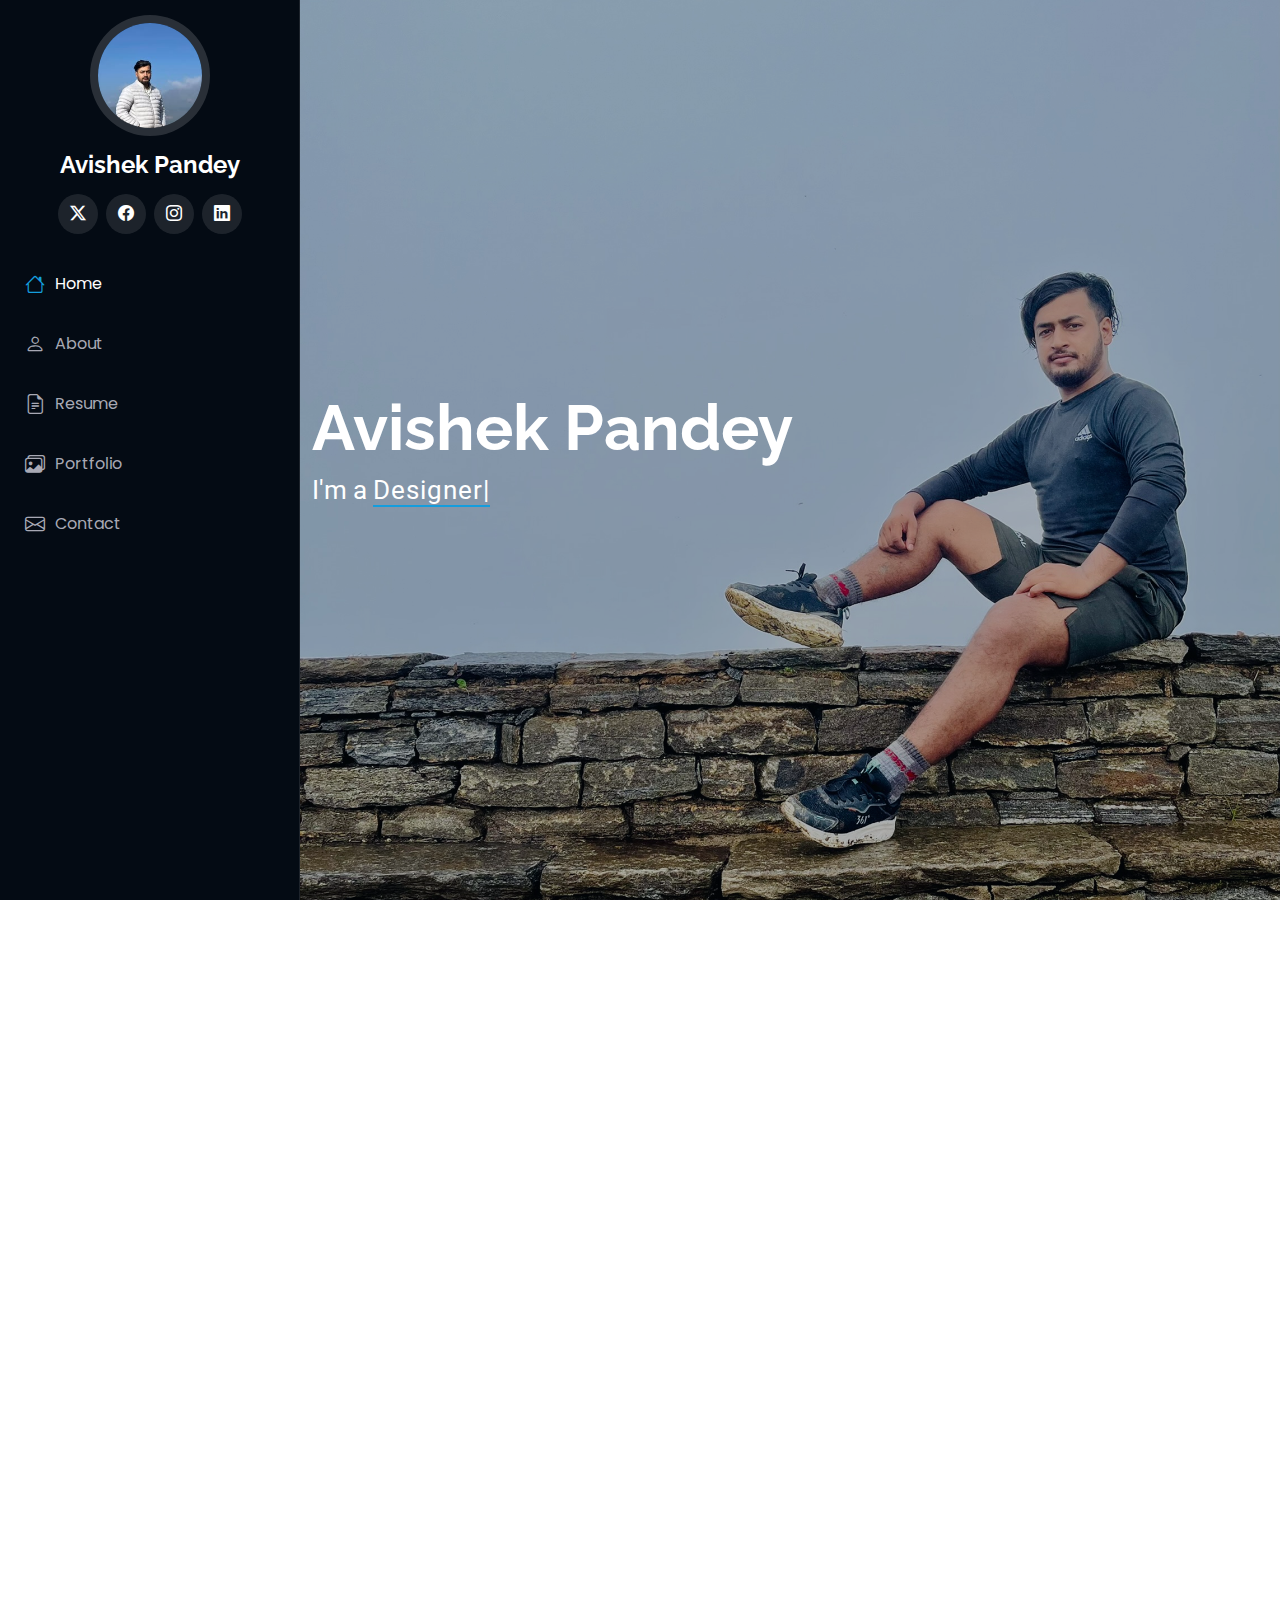
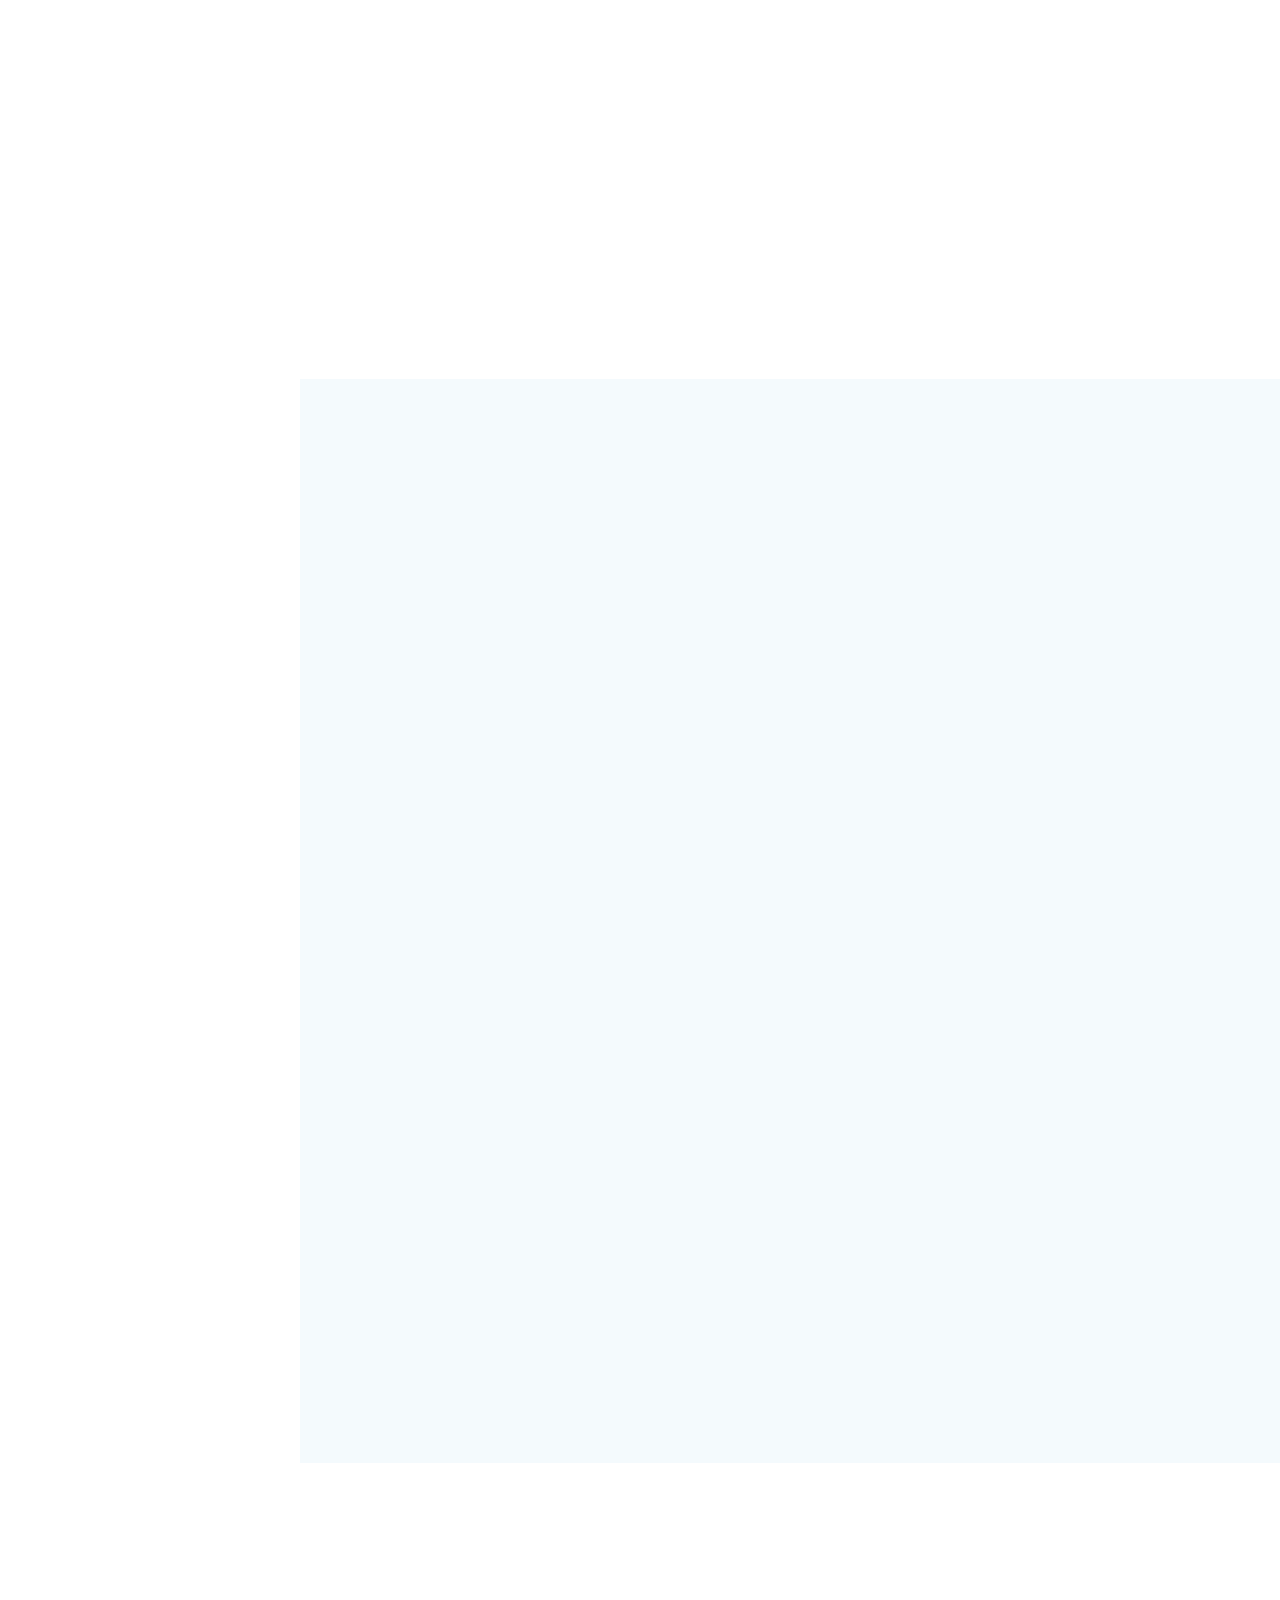
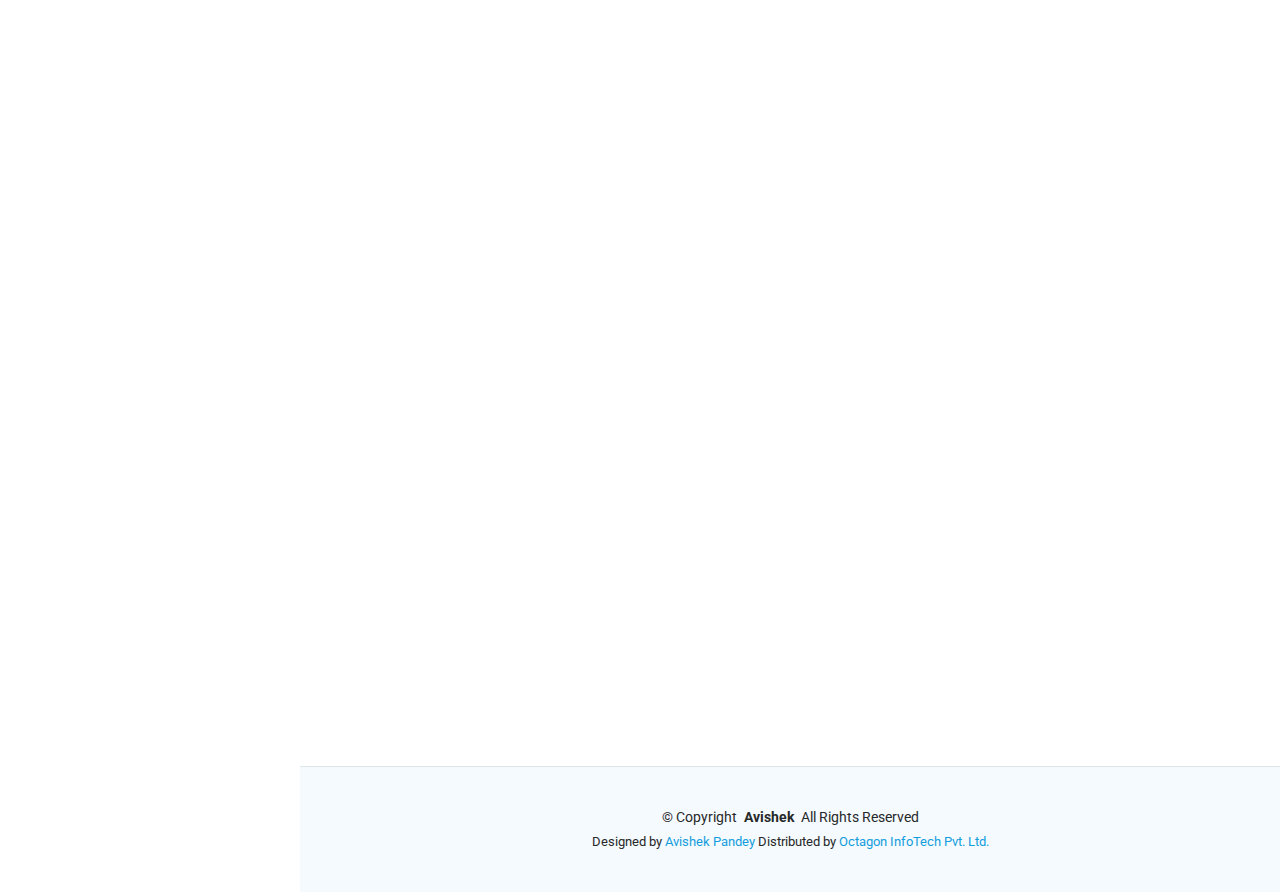
<file: index.html>
<!DOCTYPE html>
<html lang="en">

<head>
  <meta charset="utf-8">
  <meta content="width=device-width, initial-scale=1.0" name="viewport">
  <title>Avishek Pandey</title>
  <meta content="" name="description">
  <meta content="" name="keywords">

  <!-- Favicons -->
  <link href="assets/img/favicon.png" rel="icon">
  <link href="assets/img/apple-touch-icon.png" rel="apple-touch-icon">

  <!-- Fonts -->
  <link href="https://fonts.googleapis.com" rel="preconnect">
  <link href="https://fonts.gstatic.com" rel="preconnect" crossorigin>
  <link href="https://fonts.googleapis.com/css2?family=Roboto:ital,wght@0,100;0,300;0,400;0,500;0,700;0,900;1,100;1,300;1,400;1,500;1,700;1,900&family=Poppins:ital,wght@0,100;0,200;0,300;0,400;0,500;0,600;0,700;0,800;0,900;1,100;1,200;1,300;1,400;1,500;1,600;1,700;1,800;1,900&family=Raleway:ital,wght@0,100;0,200;0,300;0,400;0,500;0,600;0,700;0,800;0,900;1,100;1,200;1,300;1,400;1,500;1,600;1,700;1,800;1,900&display=swap" rel="stylesheet">

  <!-- Vendor CSS Files -->
  <link href="assets/vendor/bootstrap/css/bootstrap.min.css" rel="stylesheet">
  <link href="assets/vendor/bootstrap-icons/bootstrap-icons.css" rel="stylesheet">
  <link href="assets/vendor/aos/aos.css" rel="stylesheet">
  <link href="assets/vendor/glightbox/css/glightbox.min.css" rel="stylesheet">
  <link href="assets/vendor/swiper/swiper-bundle.min.css" rel="stylesheet">

  <!-- Main CSS File -->
  <link href="assets/css/main.css" rel="stylesheet">


</head>

<body class="index-page">

  <header id="header" class="header dark-background d-flex flex-column">
    <i class="header-toggle d-xl-none bi bi-list"></i>

    <div class="profile-img">
      <img src="assets/img/my-profile-img.jpg" alt="" class="img-fluid rounded-circle">
    </div>

    <a href="index.html" class="logo d-flex align-items-center justify-content-center">
      <!-- Uncomment the line below if you also wish to use an image logo -->
      <!-- <img src="assets/img/logo.png" alt=""> -->
      <h1 class="sitename">Avishek Pandey</h1>
    </a>

    <div class="social-links text-center">
      <a href="#" class="twitter"><i class="bi bi-twitter-x"></i></a>
      <a href="https://www.facebook.com/Abhishekpandey70" class="facebook"><i class="bi bi-facebook"></i></a>
      <a href="https://www.instagram.com/ig_abhiofficial?igsh=MWtpYWoweWFxOHF1YQ%3D%3D&utm_source=qr" class="instagram"><i class="bi bi-instagram"></i></a>
      <a href="https://np.linkedin.com/in/avishek-pandey-5b361228b" class="linkedin"><i class="bi bi-linkedin"></i></a>
    </div>

    <nav id="navmenu" class="navmenu">
      <ul>
        <li><a href="#hero" class="active"><i class="bi bi-house navicon"></i>Home</a></li>
        <li><a href="#about"><i class="bi bi-person navicon"></i> About</a></li>
        <li><a href="#resume"><i class="bi bi-file-earmark-text navicon"></i> Resume</a></li>
        <li><a href="#portfolio"><i class="bi bi-images navicon"></i> Portfolio</a></li>
        <li><a href="#contact"><i class="bi bi-envelope navicon"></i> Contact</a></li>
      </ul>
    </nav>

  </header>

  <main class="main">

    <!-- Hero Section -->
    <section id="hero" class="hero section dark-background">

      <img src="assets/img/hero-bg.JPEG" alt="" data-aos="fade-in" class="">

      <div class="container" data-aos="fade-up" data-aos-delay="100">
        <h2>Avishek Pandey</h2>
        <p>I'm a <span class="typed" data-typed-items="Designer, Marketer, Freelancer, Traveller">Designer</span><span class="typed-cursor typed-cursor--blink" aria-hidden="true"></span><span class="typed-cursor typed-cursor--blink" aria-hidden="true"></span></p>
      </div>
    

    </section><!-- /Hero Section -->

    <!-- About Section -->
    <section id="about" class="about section">

      <!-- Section Title -->
      <div class="container section-title" data-aos="fade-up">
        <h2>About</h2>
        <p>I'm Avishek Pandey, a passionate UI designer with a strong creative edge and technical versatility. I specialize in crafting clean, intuitive, and engaging digital experiences using tools like Figma, Adobe Photoshop, Illustrator, and After Effects. My design philosophy focuses on user-centered solutions that blend aesthetics with functionality. While my main expertise lies in design, I also enjoy contributing to front-end development, bridging the gap between visuals and code. I'm always eager to learn, collaborate, and bring fresh ideas to life through thoughtful design.</p>
      </div><!-- End Section Title -->
     

      <div class="container" data-aos="fade-up" data-aos-delay="100">

        <div class="row gy-4 justify-content-center">
          <div class="col-lg-4">
            <img src="assets/img/my-profile-img.jpg" class="img-fluid" alt="">
          </div>
          <div class="col-lg-8 content">
            <h2>UI/UX Designer &amp; Editor</h2>
            <p class="fst-italic py-3">
              
            </p>
            <div class="row">
              <div class="col-lg-6">
                <ul>
                  <li><i class="bi bi-chevron-right"></i> <strong>Birthday:</strong> <span>10 JAN 2002</span></li>
                  <li><i class="bi bi-chevron-right"></i> <strong>Website:</strong> <span>avishekpandey.com.np</span></li>
                  <li><i class="bi bi-chevron-right"></i> <strong>Phone:</strong> <span>+977 9741841858</span></li>
                  <li><i class="bi bi-chevron-right"></i> <strong>City:</strong> <span>Kathmandu, Nepal</span></li>
                </ul>
              </div>
              <div class="col-lg-6">
                <ul>
                  <li><i class="bi bi-chevron-right"></i> <strong>Age:</strong> <span>23</span></li>
                  <li><i class="bi bi-chevron-right"></i> <strong>Degree:</strong> <span>Bachelors OF Information Technology</span></li>
                  <li><i class="bi bi-chevron-right"></i> <strong>Email:</strong> <span>avishekpandey161@gmail.com</span></li>
                  <li><i class="bi bi-chevron-right"></i> <strong>Freelance:</strong> <span>Available</span></li>
                </ul>
              </div>
            </div>
            <p class="py-3">
              <!--paragraph -->
            </p>
          </div>
        </div>

      </div>

    </section><!-- /About Section -->

    <!-- Stats Section -->
    <section id="stats" class="stats section">

      <div class="container" data-aos="fade-up" data-aos-delay="100">

        <div class="row gy-4">

          <div class="col-lg-3 col-md-6">
            <div class="stats-item">
              <i class="bi bi-emoji-smile"></i>
              <span data-purecounter-start="0" data-purecounter-end="11" data-purecounter-duration="1" class="purecounter"></span>
              <p><strong>Happy Clients</strong> <span>Starting</span></p>
            </div>
          </div><!-- End Stats Item -->

          <div class="col-lg-3 col-md-6">
            <div class="stats-item">
              <i class="bi bi-journal-richtext"></i>
              <span data-purecounter-start="0" data-purecounter-end="15" data-purecounter-duration="1" class="purecounter"></span>
              <p><strong>Projects</strong> <span>I've worked for</span></p>
            </div>
          </div><!-- End Stats Item -->

          <div class="col-lg-3 col-md-6">
            <div class="stats-item">
              <i class="bi bi-headset"></i>
              <span data-purecounter-start="0" data-purecounter-end="147" data-purecounter-duration="1" class="purecounter"></span>
              <p><strong>Hours Of Support</strong> <span>--</span></p>
            </div>
          </div><!-- End Stats Item -->

          <div class="col-lg-3 col-md-6">
            <div class="stats-item">
              <i class="bi bi-people"></i>
              <span data-purecounter-start="0" data-purecounter-end="3" data-purecounter-duration="1" class="purecounter"></span>
              <p><strong>Hard Workers</strong> <span>Teams</span></p>
            </div>
          </div><!-- End Stats Item -->

        </div>

      </div>

    </section><!-- /Stats Section -->

    <!-- Skills Section -->
    <section id="skills" class="skills section light-background">

      <!-- Section Title -->
      <div class="container section-title" data-aos="fade-up">
        <h2>Skills</h2>
        <p></p>
      </div><!-- End Section Title -->

      <div class="container" data-aos="fade-up" data-aos-delay="100">

        <div class="row skills-content skills-animation">

          <div class="col-lg-6">

            <div class="progress">
              <span class="skill"><span>HTML</span> <i class="val">90%</i></span>
              <div class="progress-bar-wrap">
                <div class="progress-bar" role="progressbar" aria-valuenow="90" aria-valuemin="0" aria-valuemax="100"></div>
              </div>
            </div><!-- End Skills Item -->

            <div class="progress">
              <span class="skill"><span>CSS</span> <i class="val">50%</i></span>
              <div class="progress-bar-wrap">
                <div class="progress-bar" role="progressbar" aria-valuenow="50" aria-valuemin="0" aria-valuemax="100"></div>
              </div>
            </div><!-- End Skills Item -->

            <div class="progress">
              <span class="skill"><span>Figma- Learning</span> <i class="val">25%</i></span>
              <div class="progress-bar-wrap">
                <div class="progress-bar" role="progressbar" aria-valuenow="25" aria-valuemin="0" aria-valuemax="100"></div>
              </div>
            </div><!-- End Skills Item -->

          </div>

          <div class="col-lg-6">

            <div class="progress">
              <span class="skill"><span>After Effects</span> <i class="val">80%</i></span>
              <div class="progress-bar-wrap">
                <div class="progress-bar" role="progressbar" aria-valuenow="80" aria-valuemin="0" aria-valuemax="100"></div>
              </div>
            </div><!-- End Skills Item -->

            <div class="progress">
              <span class="skill"><span> Adobe Illustrator</span> <i class="val">80%</i></span>
              <div class="progress-bar-wrap">
                <div class="progress-bar" role="progressbar" aria-valuenow="80" aria-valuemin="0" aria-valuemax="100"></div>
              </div>
            </div><!-- End Skills Item -->

            <div class="progress">
              <span class="skill"><span>Photoshop</span> <i class="val">80%</i></span>
              <div class="progress-bar-wrap">
                <div class="progress-bar" role="progressbar" aria-valuenow="80" aria-valuemin="0" aria-valuemax="100"></div>
              </div>
            </div><!-- End Skills Item -->

          </div>

        </div>

      </div>

    </section><!-- /Skills Section -->

    <!-- Resume Section -->
    <section id="resume" class="resume section">

      <!-- Section Title -->
      <div class="container section-title" data-aos="fade-up">
        <h2>Resume</h2>
        <p>UI Designer with hands-on experience in designing user-friendly interfaces and digital products. Proficient in Figma, Photoshop, Illustrator, and After Effects, with a strong eye for detail and visual consistency. Adept at creating responsive, accessible, and visually engaging designs, while also capable of supporting front-end development tasks. Committed to delivering clean, intuitive user experiences through a balance of creativity and functionality.</p>
      </div><!-- End Section Title -->

      <div class="container">

        <div class="row">

          <div class="col-lg-6" data-aos="fade-up" data-aos-delay="100">
            <h3 class="resume-title">Sumary</h3>

            <div class="resume-item pb-0">
              <h4>Avishek Pandey</h4>
              <p><em>Innovative and deadline-driven Graphic Designer with 2+ years of experience designing and developing user-centered digital/print marketing material from initial concept to final, polished deliverable.</em></p>
              <ul>
                <li>Chyasundol, Budhanikantha-06, Kathmandu</li>
                <li>+977 9741841858</li>
                <li>avishekpandey161@gmail.com</li>
              </ul>
            </div>

            <h3 class="resume-title">Education</h3>
            <div class="resume-item">
              <h4>School Leaving &amp; SEE</h4>
              <h5>2011 - 2018</h5>
              <p><em>Sainik Awasiya Mahavidyalaya</em></p>
            </div><!-- Edn Resume Item -->

             <div class="resume-item">
              <h4>Highschool &amp; 10+2</h4>
              <h5>2015 - 2016</h5>
              <p><em>Herald Secondary School</em></p>
            </div><!-- Edn Resume Item -->

            <div class="resume-item">
              <h4>Bachelor of Informations Technology </h4>
              <h5>2021 - 2024</h5>
              <p><em>Phoenix College of Management</em></p>
              <p>UI/UX Designer with a Bachelor's in Information Technology from Phoenix College of Management. Skilled in Figma, Photoshop, Illustrator, and After Effects, with a strong focus on user-centered design. Also experienced in basic front-end development and passionate about creating clean, functional digital experiences.</p>
            </div><!-- Edn Resume Item -->

          </div>

          <div class="col-lg-6" data-aos="fade-up" data-aos-delay="200">
            <h3 class="resume-title">Professional Experience</h3>
            <div class="resume-item">
              <h4>IT Intern</h4>
              <h5>2023 - 2024</h5>
              <p><em>Herald Secondary School </em></p>
              <ul>
                <li>Maintained website structure and improved content formatting for better readability.</li>
                <li>Supported teachers and staff with basic technical troubleshooting and content uploads. </li>
                <li>Gained hands-on experience in front-end structure and layout techniques.</li>
                <li>Collaborated with the IT department to ensure the site remained functional and user-friendly.</li>
              </ul>
            </div><!-- Edn Resume Item -->

            <div class="resume-item">
              <h4> IT Assistant</h4>
              <h5>2024 - Present</h5>
              <p><em>Octagon InfoTech Pvt. Ltd.</em></p>
              <ul>
                <li>Developed numerous marketing programs (logos, brochures,infographics, presentations, and advertisements).</li>
                <li>Managed up to 5 projects or tasks at a given time while under pressure</li>
                <li>Recommended and consulted with clients on the most appropriate design</li>
                <li>Created 4+ design presentations and proposals a month for clients and account managers</li>
              </ul>
            </div><!-- Edn Resume Item -->

          </div>

        </div>

      </div>

    </section><!-- /Resume Section -->

    <!-- Portfolio Section -->
    <section id="portfolio" class="portfolio section light-background">

      <!-- Section Title -->
      <div class="container section-title" data-aos="fade-up">
        <h2>Portfolio</h2>
        <p>I use tools like Figma, Adobe Photoshop, Illustrator, and After Effects to bring ideas to life, and I am always eager to learn and apply new design trends and technologies.</p>
      </div><!-- End Section Title -->

      <div class="container">

        <div class="isotope-layout" data-default-filter="*" data-layout="masonry" data-sort="original-order">

          <ul class="portfolio-filters isotope-filters" data-aos="fade-up" data-aos-delay="100">
            <li data-filter="*" class="filter-active">All</li>
            <li data-filter=".filter-product">Product</li>
            <li data-filter=".filter-branding">Branding</li>
            <li data-filter=".filter-books">Books</li>
          </ul><!-- End Portfolio Filters -->

          <div class="row gy-4 isotope-container" data-aos="fade-up" data-aos-delay="200">

            <div class="col-lg-4 col-md-6 portfolio-item isotope-item filter-product">
              <div class="portfolio-content h-100">
                <img src="assets/img/portfolio/product-1.jpg" class="img-fluid" alt="">
                <div class="portfolio-info">
                  <h4>Product 1</h4>
                  <p></p>
                  <a href="assets/img/portfolio/product-1.jpg" title="Product 1" data-gallery="portfolio-gallery-product" class="glightbox preview-link"><i class="bi bi-zoom-in"></i></a>
                  <a href="portfolio-details.html" title="More Details" class="details-link"><i class="bi bi-link-45deg"></i></a>
                </div>
              </div>
            </div><!-- End Portfolio Item -->

            <div class="col-lg-4 col-md-6 portfolio-item isotope-item filter-branding">
              <div class="portfolio-content h-100">
                <img src="assets/img/portfolio/branding-1.jpg" class="img-fluid" alt="">
                <div class="portfolio-info">
                  <h4>Branding 1</h4>
                  <p></p>
                  <a href="assets/img/portfolio/branding-1.jpg" title="Branding 1" data-gallery="portfolio-gallery-branding" class="glightbox preview-link"><i class="bi bi-zoom-in"></i></a>
                  <a href="portfolio-details.html" title="More Details" class="details-link"><i class="bi bi-link-45deg"></i></a>
                </div>
              </div>
            </div><!-- End Portfolio Item -->

            <div class="col-lg-4 col-md-6 portfolio-item isotope-item filter-books">
              <div class="portfolio-content h-100">
                <img src="assets/img/portfolio/books-1.jpg" class="img-fluid" alt="">
                <div class="portfolio-info">
                  <h4>Books 1</h4>
                  <p></p>
                  <a href="assets/img/portfolio/books-1.jpg" title="Branding 1" data-gallery="portfolio-gallery-book" class="glightbox preview-link"><i class="bi bi-zoom-in"></i></a>
                  <a href="portfolio-details.html" title="More Details" class="details-link"><i class="bi bi-link-45deg"></i></a>
                </div>
              </div>
            </div><!-- End Portfolio Item -->

            <div class="col-lg-4 col-md-6 portfolio-item isotope-item filter-product">
              <div class="portfolio-content h-100">
                <img src="assets/img/portfolio/product-2.jpg" class="img-fluid" alt="">
                <div class="portfolio-info">
                  <h4>Product 2</h4>
                  <p></p>
                  <a href="assets/img/portfolio/product-2.jpg" title="Product 2" data-gallery="portfolio-gallery-product" class="glightbox preview-link"><i class="bi bi-zoom-in"></i></a>
                  <a href="portfolio-details.html" title="More Details" class="details-link"><i class="bi bi-link-45deg"></i></a>
                </div>
              </div>
            </div><!-- End Portfolio Item -->

            <div class="col-lg-4 col-md-6 portfolio-item isotope-item filter-branding">
              <div class="portfolio-content h-100">
                <img src="assets/img/portfolio/branding-2.jpg" class="img-fluid" alt="">
                <div class="portfolio-info">
                  <h4>Branding 2</h4>
                  <p></p>
                  <a href="assets/img/portfolio/branding-2.jpg" title="Branding 2" data-gallery="portfolio-gallery-branding" class="glightbox preview-link"><i class="bi bi-zoom-in"></i></a>
                  <a href="portfolio-details.html" title="More Details" class="details-link"><i class="bi bi-link-45deg"></i></a>
                </div>
              </div>
            </div><!-- End Portfolio Item -->

            <div class="col-lg-4 col-md-6 portfolio-item isotope-item filter-books">
              <div class="portfolio-content h-100">
                <img src="assets/img/portfolio/books-2.jpg" class="img-fluid" alt="">
                <div class="portfolio-info">
                  <h4>Books 2</h4>
                  <p></p>
                  <a href="assets/img/portfolio/books-2.jpg" title="Branding 2" data-gallery="portfolio-gallery-book" class="glightbox preview-link"><i class="bi bi-zoom-in"></i></a>
                  <a href="portfolio-details.html" title="More Details" class="details-link"><i class="bi bi-link-45deg"></i></a>
                </div>
              </div>
            </div><!-- End Portfolio Item -->

            <div class="col-lg-4 col-md-6 portfolio-item isotope-item filter-product">
              <div class="portfolio-content h-100">
                <img src="assets/img/portfolio/product-3.jpg" class="img-fluid" alt="">
                <div class="portfolio-info">
                  <h4>Product 3</h4>
                  <p></p>
                  <a href="assets/img/portfolio/product-3.jpg" title="Product 3" data-gallery="portfolio-gallery-product" class="glightbox preview-link"><i class="bi bi-zoom-in"></i></a>
                  <a href="portfolio-details.html" title="More Details" class="details-link"><i class="bi bi-link-45deg"></i></a>
                </div>
              </div>
            </div><!-- End Portfolio Item -->

            <div class="col-lg-4 col-md-6 portfolio-item isotope-item filter-branding">
              <div class="portfolio-content h-100">
                <img src="assets/img/portfolio/branding-3.jpg" class="img-fluid" alt="">
                <div class="portfolio-info">
                  <h4>Branding 3</h4>
                  <p></p>
                  <a href="assets/img/portfolio/branding-3.jpg" title="Branding 2" data-gallery="portfolio-gallery-branding" class="glightbox preview-link"><i class="bi bi-zoom-in"></i></a>
                  <a href="portfolio-details.html" title="More Details" class="details-link"><i class="bi bi-link-45deg"></i></a>
                </div>
              </div>
            </div><!-- End Portfolio Item -->

            <div class="col-lg-4 col-md-6 portfolio-item isotope-item filter-books">
              <div class="portfolio-content h-100">
                <img src="assets/img/portfolio/books-3.jpg" class="img-fluid" alt="">
                <div class="portfolio-info">
                  <h4>Books 3</h4>
                  <p></p>
                  <a href="assets/img/portfolio/books-3.jpg" title="Branding 3" data-gallery="portfolio-gallery-book" class="glightbox preview-link"><i class="bi bi-zoom-in"></i></a>
                  <a href="portfolio-details.html" title="More Details" class="details-link"><i class="bi bi-link-45deg"></i></a>
                </div>
              </div>
            </div><!-- End Portfolio Item -->

          </div><!-- End Portfolio Container -->

        </div>

      </div>

    </section><!-- /Portfolio Section -->



    

    <!-- Contact Section -->
    <section id="contact" class="contact section">

      <!-- Section Title -->
      <div class="container section-title" data-aos="fade-up">
        <h2>Contact</h2>
        <p>Feel free to Contact me. Use only mail button!!</p>
      </div><!-- End Section Title -->

      <div class="container" data-aos="fade-up" data-aos-delay="100">

        <div class="row gy-4">

          <div class="col-lg-5">

            <div class="info-wrap">
              <div class="info-item d-flex" data-aos="fade-up" data-aos-delay="200">
                <i class="bi bi-geo-alt flex-shrink-0"></i>
                <div>
                  <h3>Address</h3>
                  <p>Chyasundol, Budhanilkantha-06, Kathmandu</p>
                </div>
              </div><!-- End Info Item -->

              <div class="info-item d-flex" data-aos="fade-up" data-aos-delay="300">
                <i class="bi bi-telephone flex-shrink-0"></i>
                <div>
                  <h3>Call Me</h3>
                  <p>+977 9741841858</p>
                </div>
              </div><!-- End Info Item -->

              <div class="info-item d-flex" data-aos="fade-up" data-aos-delay="400">
                <i class="bi bi-envelope flex-shrink-0"></i>
                <div>
                  <h3> 
        <a href="mailto:support@avishekpandey.com.np"> Send Me An Email
      </a>
                </h3>
                  <p>support@avishekpandey.com.np</p>
                </div>
              </div><!-- End Info Item -->

              <iframe src="https://www.google.com/maps/embed?pb=!1m18!1m12!1m3!1d220.66825197585098!2d85.33588545540726!3d27.757643463675812!2m3!1f0!2f0!3f0!3m2!1i1024!2i768!4f13.1!3m3!1m2!1s0x39eb1eb44f0b5717%3A0x37f77bc3d8733330!2sChyasundol%2C%20Budhanilkantha%2044600%2C%20Nepal!5e0!3m2!1sen!2sus!4v1749961798806!5m2!1sen!2sus" frameborder="0" style="border:0; width: 100%; height: 270px;" allowfullscreen="" loading="lazy" referrerpolicy="no-referrer-when-downgrade"></iframe>
            </div>
          </div>

          <div class="col-lg-7">
            <form action="forms/contact.php" method="post" class="php-email-form" data-aos="fade-up" data-aos-delay="200">
              <div class="row gy-4">

                <div class="col-md-6">
                  <label for="name-field" class="pb-2">Your Name</label>
                  <input type="text" name="name" id="name-field" class="form-control" required="">
                </div>

                <div class="col-md-6">
                  <label for="email-field" class="pb-2">Your Email</label>
                  <input type="email" class="form-control" name="email" id="email-field" required="">
                </div>

                <div class="col-md-12">
                  <label for="subject-field" class="pb-2">Subject</label>
                  <input type="text" class="form-control" name="subject" id="subject-field" required="">
                </div>

                <div class="col-md-12">
                  <label for="message-field" class="pb-2">Message</label>
                  <textarea class="form-control" name="message" rows="10" id="message-field" required=""></textarea>
                </div>

                <div class="col-md-12 text-center">
                  <div class="loading">Loading</div>
                  <div class="error-message"></div>
                  <div class="sent-message">Your message has been sent. Thank you!</div>

                  <button type="submit"><a href="mailto:support@avishekpandey.com.np"> Send Message</a></button>
                </div>

              </div>
            </form>
          </div><!-- End Contact Form -->

        </div>

      </div>

    </section><!-- /Contact Section -->

  </main>

  <footer id="footer" class="footer position-relative light-background">

    <div class="container">
      <div class="copyright text-center ">
        <p>© <span>Copyright</span> <strong class="px-1 sitename">Avishek</strong> <span>All Rights Reserved</span></p>
      </div>
      <div class="credits">
        <!-- All the links in the footer should remain intact. -->
        <!-- You can delete the links only if you've purchased the pro version. -->
        <!-- Licensing information: https://bootstrapmade.com/license/ -->
        <!-- Purchase the pro version with working PHP/AJAX contact form: [buy-url] -->
        Designed by <a href="https://www.facebook.com/Abhishekpandey70">Avishek Pandey</a> Distributed by <a href="https://www.linkedin.com/company/octagon-infotech-pvt-ltd">Octagon InfoTech Pvt. Ltd.</a>
      </div>
    </div>

  </footer>

  <!-- Scroll Top -->
  <a href="#" id="scroll-top" class="scroll-top d-flex align-items-center justify-content-center"><i class="bi bi-arrow-up-short"></i></a>

  <!-- Preloader -->
  <div id="preloader"></div>

  <!-- Vendor JS Files -->
  <script src="assets/vendor/bootstrap/js/bootstrap.bundle.min.js"></script>
  <script src="assets/vendor/php-email-form/validate.js"></script>
  <script src="assets/vendor/aos/aos.js"></script>
  <script src="assets/vendor/typed.js/typed.umd.js"></script>
  <script src="assets/vendor/purecounter/purecounter_vanilla.js"></script>
  <script src="assets/vendor/waypoints/noframework.waypoints.js"></script>
  <script src="assets/vendor/glightbox/js/glightbox.min.js"></script>
  <script src="assets/vendor/imagesloaded/imagesloaded.pkgd.min.js"></script>
  <script src="assets/vendor/isotope-layout/isotope.pkgd.min.js"></script>
  <script src="assets/vendor/swiper/swiper-bundle.min.js"></script>

  <!-- Main JS File -->
  <script src="assets/js/main.js"></script>

</body>

</html>
</file>
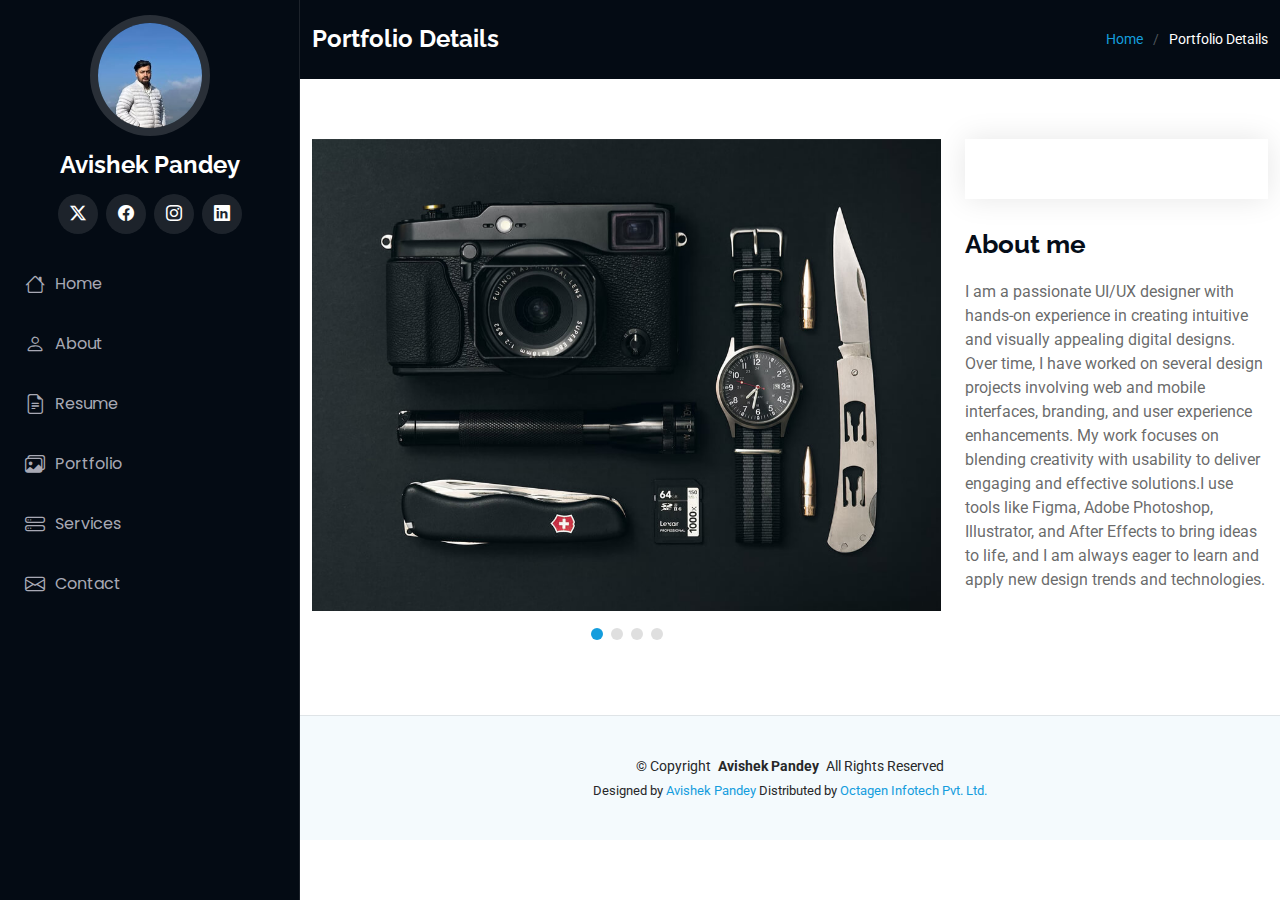
<file: portfolio-details.html>
<!DOCTYPE html>
<html lang="en">

<head>
  <meta charset="utf-8">
  <meta content="width=device-width, initial-scale=1.0" name="viewport">
  <title>Portfolio Details - Avishek Pandey</title>
  <meta content="" name="description">
  <meta content="" name="keywords">

  <!-- Favicons -->
  <link href="assets/img/favicon.png" rel="icon">
  <link href="assets/img/apple-touch-icon.png" rel="apple-touch-icon">

  <!-- Fonts -->
  <link href="https://fonts.googleapis.com" rel="preconnect">
  <link href="https://fonts.gstatic.com" rel="preconnect" crossorigin>
  <link href="https://fonts.googleapis.com/css2?family=Roboto:ital,wght@0,100;0,300;0,400;0,500;0,700;0,900;1,100;1,300;1,400;1,500;1,700;1,900&family=Poppins:ital,wght@0,100;0,200;0,300;0,400;0,500;0,600;0,700;0,800;0,900;1,100;1,200;1,300;1,400;1,500;1,600;1,700;1,800;1,900&family=Raleway:ital,wght@0,100;0,200;0,300;0,400;0,500;0,600;0,700;0,800;0,900;1,100;1,200;1,300;1,400;1,500;1,600;1,700;1,800;1,900&display=swap" rel="stylesheet">

  <!-- Vendor CSS Files -->
  <link href="assets/vendor/bootstrap/css/bootstrap.min.css" rel="stylesheet">
  <link href="assets/vendor/bootstrap-icons/bootstrap-icons.css" rel="stylesheet">
  <link href="assets/vendor/aos/aos.css" rel="stylesheet">
  <link href="assets/vendor/glightbox/css/glightbox.min.css" rel="stylesheet">
  <link href="assets/vendor/swiper/swiper-bundle.min.css" rel="stylesheet">

  <!-- Main CSS File -->
  <link href="assets/css/main.css" rel="stylesheet">

 
</head>

<body class="portfolio-details-page">

  <header id="header" class="header dark-background d-flex flex-column">
    <i class="header-toggle d-xl-none bi bi-list"></i>

    <div class="profile-img">
      <img src="assets/img/my-profile-img.jpg" alt="" class="img-fluid rounded-circle">
    </div>

    <a href="index.html" class="logo d-flex align-items-center justify-content-center">
      <!-- Uncomment the line below if you also wish to use an image logo -->
      <!-- <img src="assets/img/logo.png" alt=""> -->
      <h1 class="sitename">Avishek Pandey</h1>
    </a>

    <div class="social-links text-center">
      <a href="#" class="twitter"><i class="bi bi-twitter-x"></i></a>
      <a href="https://www.facebook.com/Abhishekpandey70" class="facebook"><i class="bi bi-facebook"></i></a>
      <a href="https://www.instagram.com/ig_abhiofficial?igsh=MWtpYWoweWFxOHF1YQ%3D%3D&utm_source=qr" class="instagram"><i class="bi bi-instagram"></i></a>
      <a href="https://np.linkedin.com/in/avishek-pandey-5b361228b" class="linkedin"><i class="bi bi-linkedin"></i></a>
    </div>

    <nav id="navmenu" class="navmenu">
      <ul>
        <li><a href="index.html"><i class="bi bi-house navicon"></i>Home</a></li>
        <li><a href="index.html"><i class="bi bi-person navicon"></i> About</a></li>
        <li><a href="index.html"><i class="bi bi-file-earmark-text navicon"></i> Resume</a></li>
        <li><a href="index.html"><i class="bi bi-images navicon"></i> Portfolio</a></li>
        <li><a href="index.html"><i class="bi bi-hdd-stack navicon"></i> Services</a></li>
        <li><a href="index.html"><i class="bi bi-envelope navicon"></i> Contact</a></li>
      </ul>
    </nav>

  </header>

  <main class="main">

    <!-- Page Title -->
    <div class="page-title dark-background">
      <div class="container d-lg-flex justify-content-between align-items-center">
        <h1 class="mb-2 mb-lg-0">Portfolio Details</h1>
        <nav class="breadcrumbs">
          <ol>
            <li><a href="index.html">Home</a></li>
            <li class="current">Portfolio Details</li>
          </ol>
        </nav>
      </div>
    </div><!-- End Page Title -->

    <!-- Portfolio Details Section -->
    <section id="portfolio-details" class="portfolio-details section">

      <div class="container" data-aos="fade-up" data-aos-delay="100">

        <div class="row gy-4">

          <div class="col-lg-8">
            <div class="portfolio-details-slider swiper init-swiper">

              <script type="application/json" class="swiper-config">
                {
                  "loop": true,
                  "speed": 600,
                  "autoplay": {
                    "delay": 5000
                  },
                  "slidesPerView": "auto",
                  "pagination": {
                    "el": ".swiper-pagination",
                    "type": "bullets",
                    "clickable": true
                  }
                }
              </script>

              <div class="swiper-wrapper align-items-center">

                <div class="swiper-slide">
                  <img src="assets/img/portfolio/product-2.jpg" alt="">
                </div>

                <div class="swiper-slide">
                  <img src="assets/img/portfolio/product-1.jpg" alt="">
                </div>

                <div class="swiper-slide">
                  <img src="assets/img/portfolio/branding-1.jpg" alt="">
                </div>

                <div class="swiper-slide">
                  <img src="assets/img/portfolio/books-1.jpg" alt="">
                </div>

              </div>
              <div class="swiper-pagination"></div>
            </div>
          </div>

          <div class="col-lg-4">
            <div class="portfolio-info" data-aos="fade-up" data-aos-delay="200">
            </div>
            <div class="portfolio-description" data-aos="fade-up" data-aos-delay="300">
              <h2>About me</h2>
              <p>
                I am a passionate UI/UX designer with hands-on experience in creating intuitive and visually appealing digital designs. Over time, I have worked on several design projects involving web and mobile interfaces, branding, and user experience enhancements. My work focuses on blending creativity with usability to deliver engaging and effective solutions.I use tools like Figma, Adobe Photoshop, Illustrator, and After Effects to bring ideas to life, and I am always eager to learn and apply new design trends and technologies.
            </div>
          </div>

        </div>

      </div>

    </section><!-- /Portfolio Details Section -->

  </main>

  <footer id="footer" class="footer position-relative light-background">

    <div class="container">
      <div class="copyright text-center ">
        <p>© <span>Copyright</span> <strong class="px-1 sitename">Avishek Pandey</strong> <span>All Rights Reserved</span></p>
      </div>
      <div class="credits">
        <!-- All the links in the footer should remain intact. -->
        <!-- You can delete the links only if you've purchased the pro version. -->
        <!-- Licensing information: https://bootstrapmade.com/license/ -->
        <!-- Purchase the pro version with working PHP/AJAX contact form: [buy-url] -->
        Designed by <a href="https://bootstrapmade.com/">Avishek Pandey</a> Distributed by <a href="https://themewagon.com">Octagen Infotech Pvt. Ltd.</a>
      </div>
    </div>

  </footer>

  <!-- Scroll Top -->
  <a href="#" id="scroll-top" class="scroll-top d-flex align-items-center justify-content-center"><i class="bi bi-arrow-up-short"></i></a>

  <!-- Preloader -->
  <div id="preloader"></div>

  <!-- Vendor JS Files -->
  <script src="assets/vendor/bootstrap/js/bootstrap.bundle.min.js"></script>
  <script src="assets/vendor/php-email-form/validate.js"></script>
  <script src="assets/vendor/aos/aos.js"></script>
  <script src="assets/vendor/typed.js/typed.umd.js"></script>
  <script src="assets/vendor/purecounter/purecounter_vanilla.js"></script>
  <script src="assets/vendor/waypoints/noframework.waypoints.js"></script>
  <script src="assets/vendor/glightbox/js/glightbox.min.js"></script>
  <script src="assets/vendor/imagesloaded/imagesloaded.pkgd.min.js"></script>
  <script src="assets/vendor/isotope-layout/isotope.pkgd.min.js"></script>
  <script src="assets/vendor/swiper/swiper-bundle.min.js"></script>

  <!-- Main JS File -->
  <script src="assets/js/main.js"></script>

</body>

</html>
</file>
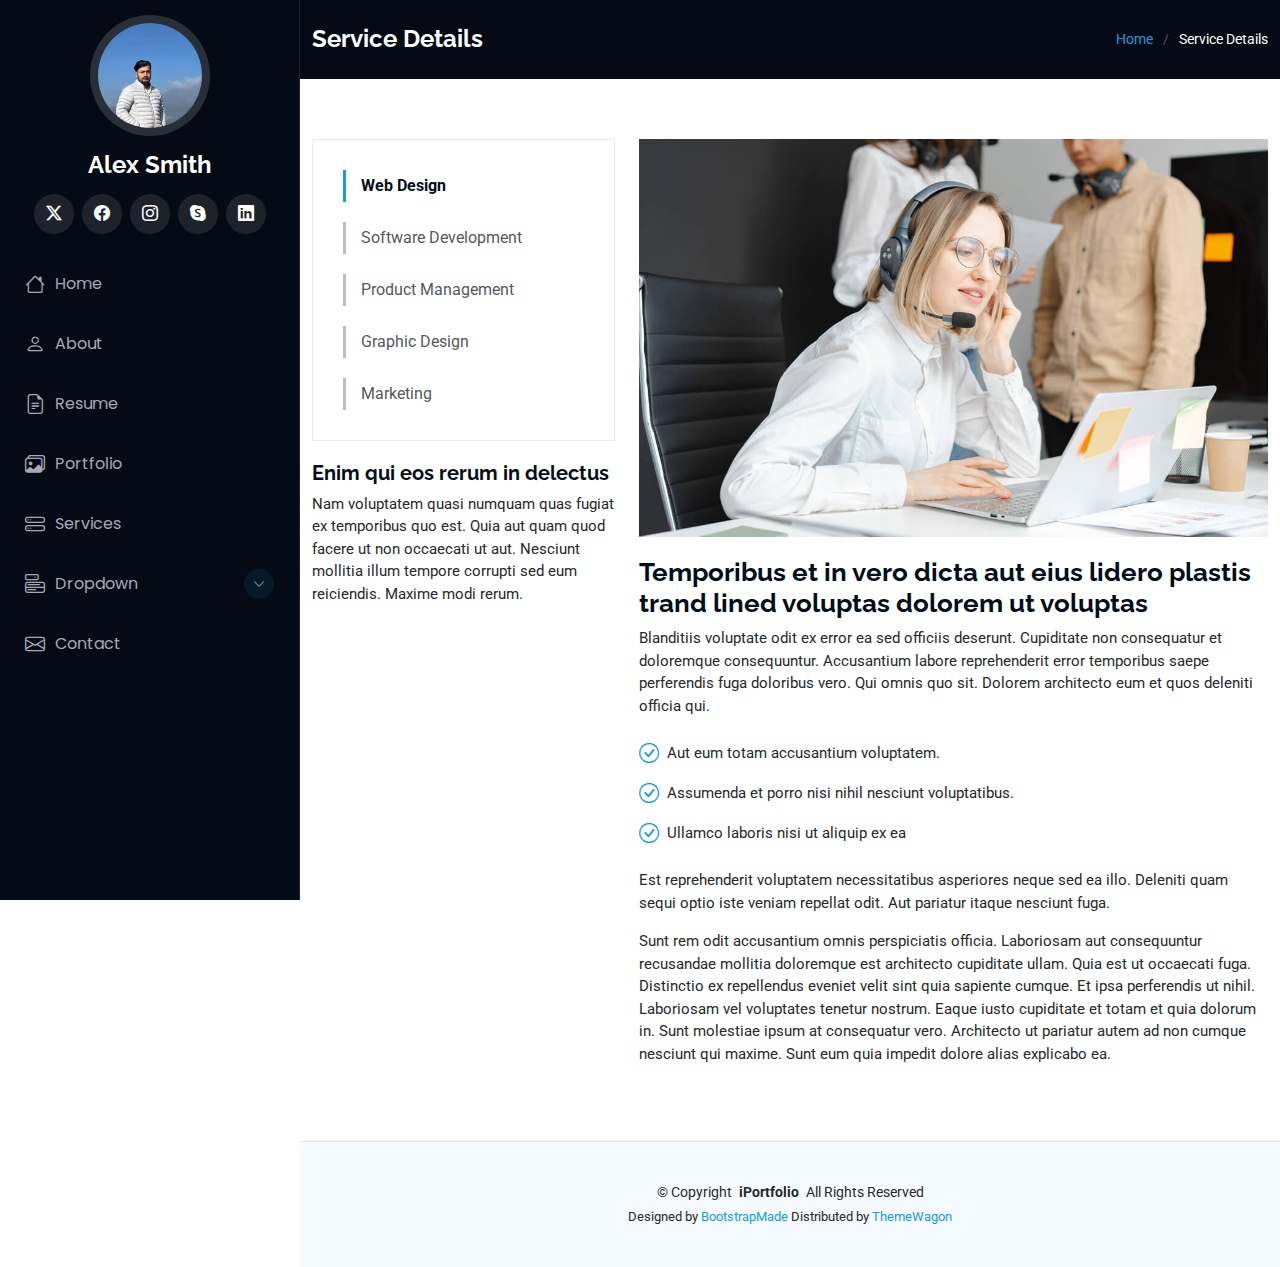
<file: service-details.html>
<!DOCTYPE html>
<html lang="en">

<head>
  <meta charset="utf-8">
  <meta content="width=device-width, initial-scale=1.0" name="viewport">
  <title>Service Details - iPortfolio Bootstrap Template</title>
  <meta content="" name="description">
  <meta content="" name="keywords">

  <!-- Favicons -->
  <link href="assets/img/favicon.png" rel="icon">
  <link href="assets/img/apple-touch-icon.png" rel="apple-touch-icon">

  <!-- Fonts -->
  <link href="https://fonts.googleapis.com" rel="preconnect">
  <link href="https://fonts.gstatic.com" rel="preconnect" crossorigin>
  <link href="https://fonts.googleapis.com/css2?family=Roboto:ital,wght@0,100;0,300;0,400;0,500;0,700;0,900;1,100;1,300;1,400;1,500;1,700;1,900&family=Poppins:ital,wght@0,100;0,200;0,300;0,400;0,500;0,600;0,700;0,800;0,900;1,100;1,200;1,300;1,400;1,500;1,600;1,700;1,800;1,900&family=Raleway:ital,wght@0,100;0,200;0,300;0,400;0,500;0,600;0,700;0,800;0,900;1,100;1,200;1,300;1,400;1,500;1,600;1,700;1,800;1,900&display=swap" rel="stylesheet">

  <!-- Vendor CSS Files -->
  <link href="assets/vendor/bootstrap/css/bootstrap.min.css" rel="stylesheet">
  <link href="assets/vendor/bootstrap-icons/bootstrap-icons.css" rel="stylesheet">
  <link href="assets/vendor/aos/aos.css" rel="stylesheet">
  <link href="assets/vendor/glightbox/css/glightbox.min.css" rel="stylesheet">
  <link href="assets/vendor/swiper/swiper-bundle.min.css" rel="stylesheet">

  <!-- Main CSS File -->
  <link href="assets/css/main.css" rel="stylesheet">

  <!-- =======================================================
  * Template Name: iPortfolio
  * Template URL: https://bootstrapmade.com/iportfolio-bootstrap-portfolio-websites-template/
  * Updated: Jun 29 2024 with Bootstrap v5.3.3
  * Author: BootstrapMade.com
  * License: https://bootstrapmade.com/license/
  ======================================================== -->
</head>

<body class="service-details-page">

  <header id="header" class="header dark-background d-flex flex-column">
    <i class="header-toggle d-xl-none bi bi-list"></i>

    <div class="profile-img">
      <img src="assets/img/my-profile-img.jpg" alt="" class="img-fluid rounded-circle">
    </div>

    <a href="index.html" class="logo d-flex align-items-center justify-content-center">
      <!-- Uncomment the line below if you also wish to use an image logo -->
      <!-- <img src="assets/img/logo.png" alt=""> -->
      <h1 class="sitename">Alex Smith</h1>
    </a>

    <div class="social-links text-center">
      <a href="#" class="twitter"><i class="bi bi-twitter-x"></i></a>
      <a href="#" class="facebook"><i class="bi bi-facebook"></i></a>
      <a href="#" class="instagram"><i class="bi bi-instagram"></i></a>
      <a href="#" class="google-plus"><i class="bi bi-skype"></i></a>
      <a href="#" class="linkedin"><i class="bi bi-linkedin"></i></a>
    </div>

    <nav id="navmenu" class="navmenu">
      <ul>
        <li><a href="#hero"><i class="bi bi-house navicon"></i>Home</a></li>
        <li><a href="#about"><i class="bi bi-person navicon"></i> About</a></li>
        <li><a href="#resume"><i class="bi bi-file-earmark-text navicon"></i> Resume</a></li>
        <li><a href="#portfolio"><i class="bi bi-images navicon"></i> Portfolio</a></li>
        <li><a href="#services"><i class="bi bi-hdd-stack navicon"></i> Services</a></li>
        <li class="dropdown"><a href="#"><i class="bi bi-menu-button navicon"></i> <span>Dropdown</span> <i class="bi bi-chevron-down toggle-dropdown"></i></a>
          <ul>
            <li><a href="#">Dropdown 1</a></li>
            <li class="dropdown"><a href="#"><span>Deep Dropdown</span> <i class="bi bi-chevron-down toggle-dropdown"></i></a>
              <ul>
                <li><a href="#">Deep Dropdown 1</a></li>
                <li><a href="#">Deep Dropdown 2</a></li>
                <li><a href="#">Deep Dropdown 3</a></li>
                <li><a href="#">Deep Dropdown 4</a></li>
                <li><a href="#">Deep Dropdown 5</a></li>
              </ul>
            </li>
            <li><a href="#">Dropdown 2</a></li>
            <li><a href="#">Dropdown 3</a></li>
            <li><a href="#">Dropdown 4</a></li>
          </ul>
        </li>
        <li><a href="#contact"><i class="bi bi-envelope navicon"></i> Contact</a></li>
      </ul>
    </nav>

  </header>

  <main class="main">

    <!-- Page Title -->
    <div class="page-title dark-background">
      <div class="container d-lg-flex justify-content-between align-items-center">
        <h1 class="mb-2 mb-lg-0">Service Details</h1>
        <nav class="breadcrumbs">
          <ol>
            <li><a href="index.html">Home</a></li>
            <li class="current">Service Details</li>
          </ol>
        </nav>
      </div>
    </div><!-- End Page Title -->

    <!-- Service Details Section -->
    <section id="service-details" class="service-details section">

      <div class="container">

        <div class="row gy-4">

          <div class="col-lg-4" data-aos="fade-up" data-aos-delay="100">
            <div class="services-list">
              <a href="#" class="active">Web Design</a>
              <a href="#">Software Development</a>
              <a href="#">Product Management</a>
              <a href="#">Graphic Design</a>
              <a href="#">Marketing</a>
            </div>

            <h4>Enim qui eos rerum in delectus</h4>
            <p>Nam voluptatem quasi numquam quas fugiat ex temporibus quo est. Quia aut quam quod facere ut non occaecati ut aut. Nesciunt mollitia illum tempore corrupti sed eum reiciendis. Maxime modi rerum.</p>
          </div>

          <div class="col-lg-8" data-aos="fade-up" data-aos-delay="200">
            <img src="assets/img/services.jpg" alt="" class="img-fluid services-img">
            <h3>Temporibus et in vero dicta aut eius lidero plastis trand lined voluptas dolorem ut voluptas</h3>
            <p>
              Blanditiis voluptate odit ex error ea sed officiis deserunt. Cupiditate non consequatur et doloremque consequuntur. Accusantium labore reprehenderit error temporibus saepe perferendis fuga doloribus vero. Qui omnis quo sit. Dolorem architecto eum et quos deleniti officia qui.
            </p>
            <ul>
              <li><i class="bi bi-check-circle"></i> <span>Aut eum totam accusantium voluptatem.</span></li>
              <li><i class="bi bi-check-circle"></i> <span>Assumenda et porro nisi nihil nesciunt voluptatibus.</span></li>
              <li><i class="bi bi-check-circle"></i> <span>Ullamco laboris nisi ut aliquip ex ea</span></li>
            </ul>
            <p>
              Est reprehenderit voluptatem necessitatibus asperiores neque sed ea illo. Deleniti quam sequi optio iste veniam repellat odit. Aut pariatur itaque nesciunt fuga.
            </p>
            <p>
              Sunt rem odit accusantium omnis perspiciatis officia. Laboriosam aut consequuntur recusandae mollitia doloremque est architecto cupiditate ullam. Quia est ut occaecati fuga. Distinctio ex repellendus eveniet velit sint quia sapiente cumque. Et ipsa perferendis ut nihil. Laboriosam vel voluptates tenetur nostrum. Eaque iusto cupiditate et totam et quia dolorum in. Sunt molestiae ipsum at consequatur vero. Architecto ut pariatur autem ad non cumque nesciunt qui maxime. Sunt eum quia impedit dolore alias explicabo ea.
            </p>
          </div>

        </div>

      </div>

    </section><!-- /Service Details Section -->

  </main>

  <footer id="footer" class="footer position-relative light-background">

    <div class="container">
      <div class="copyright text-center ">
        <p>© <span>Copyright</span> <strong class="px-1 sitename">iPortfolio</strong> <span>All Rights Reserved</span></p>
      </div>
      <div class="credits">
        <!-- All the links in the footer should remain intact. -->
        <!-- You can delete the links only if you've purchased the pro version. -->
        <!-- Licensing information: https://bootstrapmade.com/license/ -->
        <!-- Purchase the pro version with working PHP/AJAX contact form: [buy-url] -->
        Designed by <a href="https://bootstrapmade.com/">BootstrapMade</a> Distributed by <a href="https://themewagon.com">ThemeWagon</a>
      </div>
    </div>

  </footer>

  <!-- Scroll Top -->
  <a href="#" id="scroll-top" class="scroll-top d-flex align-items-center justify-content-center"><i class="bi bi-arrow-up-short"></i></a>

  <!-- Preloader -->
  <div id="preloader"></div>

  <!-- Vendor JS Files -->
  <script src="assets/vendor/bootstrap/js/bootstrap.bundle.min.js"></script>
  <script src="assets/vendor/php-email-form/validate.js"></script>
  <script src="assets/vendor/aos/aos.js"></script>
  <script src="assets/vendor/typed.js/typed.umd.js"></script>
  <script src="assets/vendor/purecounter/purecounter_vanilla.js"></script>
  <script src="assets/vendor/waypoints/noframework.waypoints.js"></script>
  <script src="assets/vendor/glightbox/js/glightbox.min.js"></script>
  <script src="assets/vendor/imagesloaded/imagesloaded.pkgd.min.js"></script>
  <script src="assets/vendor/isotope-layout/isotope.pkgd.min.js"></script>
  <script src="assets/vendor/swiper/swiper-bundle.min.js"></script>

  <!-- Main JS File -->
  <script src="assets/js/main.js"></script>

</body>

</html>
</file>
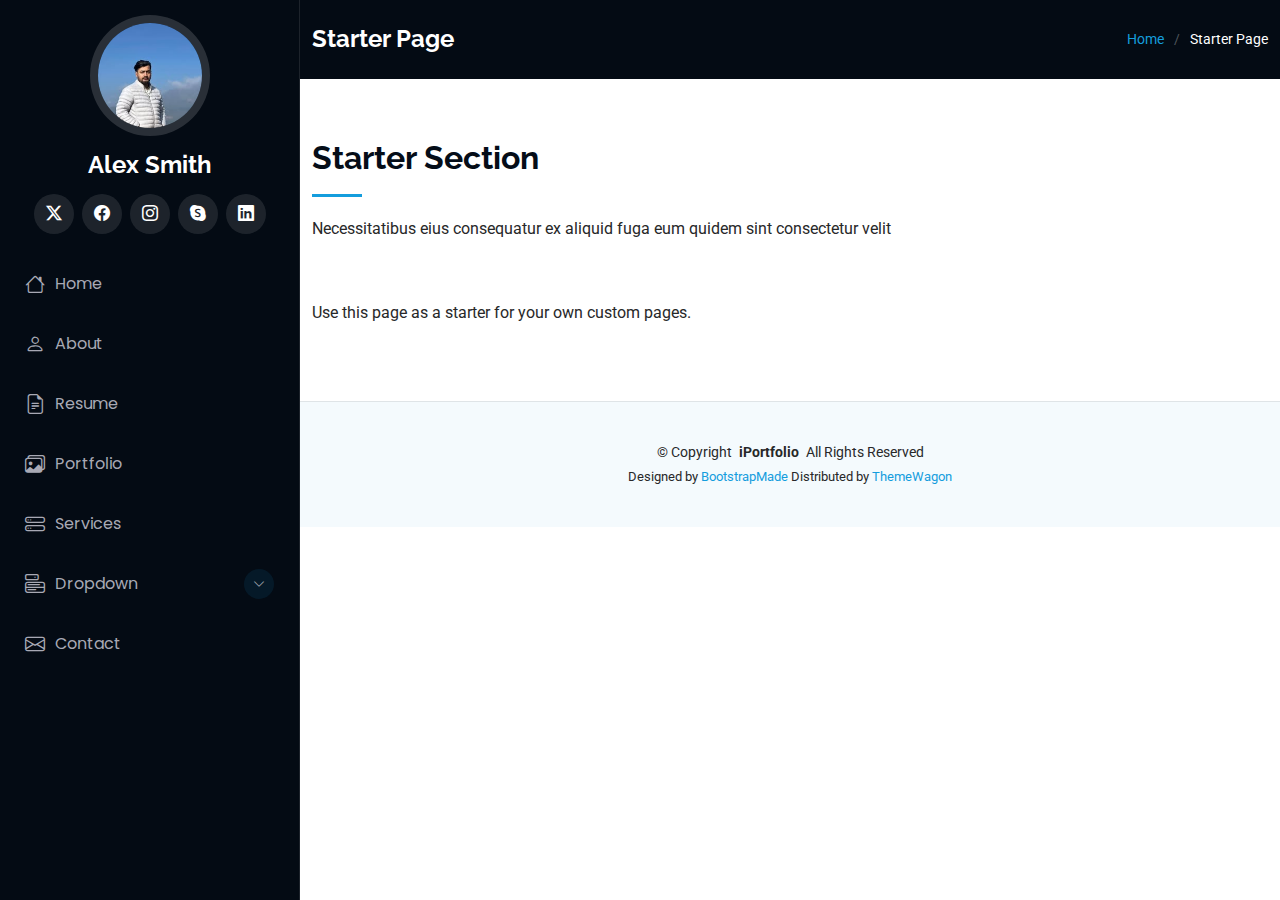
<file: starter-page.html>
<!DOCTYPE html>
<html lang="en">

<head>
  <meta charset="utf-8">
  <meta content="width=device-width, initial-scale=1.0" name="viewport">
  <title>Starter Page - iPortfolio Bootstrap Template</title>
  <meta content="" name="description">
  <meta content="" name="keywords">

  <!-- Favicons -->
  <link href="assets/img/favicon.png" rel="icon">
  <link href="assets/img/apple-touch-icon.png" rel="apple-touch-icon">

  <!-- Fonts -->
  <link href="https://fonts.googleapis.com" rel="preconnect">
  <link href="https://fonts.gstatic.com" rel="preconnect" crossorigin>
  <link href="https://fonts.googleapis.com/css2?family=Roboto:ital,wght@0,100;0,300;0,400;0,500;0,700;0,900;1,100;1,300;1,400;1,500;1,700;1,900&family=Poppins:ital,wght@0,100;0,200;0,300;0,400;0,500;0,600;0,700;0,800;0,900;1,100;1,200;1,300;1,400;1,500;1,600;1,700;1,800;1,900&family=Raleway:ital,wght@0,100;0,200;0,300;0,400;0,500;0,600;0,700;0,800;0,900;1,100;1,200;1,300;1,400;1,500;1,600;1,700;1,800;1,900&display=swap" rel="stylesheet">

  <!-- Vendor CSS Files -->
  <link href="assets/vendor/bootstrap/css/bootstrap.min.css" rel="stylesheet">
  <link href="assets/vendor/bootstrap-icons/bootstrap-icons.css" rel="stylesheet">
  <link href="assets/vendor/aos/aos.css" rel="stylesheet">
  <link href="assets/vendor/glightbox/css/glightbox.min.css" rel="stylesheet">
  <link href="assets/vendor/swiper/swiper-bundle.min.css" rel="stylesheet">

  <!-- Main CSS File -->
  <link href="assets/css/main.css" rel="stylesheet">

  <!-- =======================================================
  * Template Name: iPortfolio
  * Template URL: https://bootstrapmade.com/iportfolio-bootstrap-portfolio-websites-template/
  * Updated: Jun 29 2024 with Bootstrap v5.3.3
  * Author: BootstrapMade.com
  * License: https://bootstrapmade.com/license/
  ======================================================== -->
</head>

<body class="starter-page-page">

  <header id="header" class="header dark-background d-flex flex-column">
    <i class="header-toggle d-xl-none bi bi-list"></i>

    <div class="profile-img">
      <img src="assets/img/my-profile-img.jpg" alt="" class="img-fluid rounded-circle">
    </div>

    <a href="index.html" class="logo d-flex align-items-center justify-content-center">
      <!-- Uncomment the line below if you also wish to use an image logo -->
      <!-- <img src="assets/img/logo.png" alt=""> -->
      <h1 class="sitename">Alex Smith</h1>
    </a>

    <div class="social-links text-center">
      <a href="#" class="twitter"><i class="bi bi-twitter-x"></i></a>
      <a href="#" class="facebook"><i class="bi bi-facebook"></i></a>
      <a href="#" class="instagram"><i class="bi bi-instagram"></i></a>
      <a href="#" class="google-plus"><i class="bi bi-skype"></i></a>
      <a href="#" class="linkedin"><i class="bi bi-linkedin"></i></a>
    </div>

    <nav id="navmenu" class="navmenu">
      <ul>
        <li><a href="#hero"><i class="bi bi-house navicon"></i>Home</a></li>
        <li><a href="#about"><i class="bi bi-person navicon"></i> About</a></li>
        <li><a href="#resume"><i class="bi bi-file-earmark-text navicon"></i> Resume</a></li>
        <li><a href="#portfolio"><i class="bi bi-images navicon"></i> Portfolio</a></li>
        <li><a href="#services"><i class="bi bi-hdd-stack navicon"></i> Services</a></li>
        <li class="dropdown"><a href="#"><i class="bi bi-menu-button navicon"></i> <span>Dropdown</span> <i class="bi bi-chevron-down toggle-dropdown"></i></a>
          <ul>
            <li><a href="#">Dropdown 1</a></li>
            <li class="dropdown"><a href="#"><span>Deep Dropdown</span> <i class="bi bi-chevron-down toggle-dropdown"></i></a>
              <ul>
                <li><a href="#">Deep Dropdown 1</a></li>
                <li><a href="#">Deep Dropdown 2</a></li>
                <li><a href="#">Deep Dropdown 3</a></li>
                <li><a href="#">Deep Dropdown 4</a></li>
                <li><a href="#">Deep Dropdown 5</a></li>
              </ul>
            </li>
            <li><a href="#">Dropdown 2</a></li>
            <li><a href="#">Dropdown 3</a></li>
            <li><a href="#">Dropdown 4</a></li>
          </ul>
        </li>
        <li><a href="#contact"><i class="bi bi-envelope navicon"></i> Contact</a></li>
      </ul>
    </nav>

  </header>

  <main class="main">

    <!-- Page Title -->
    <div class="page-title dark-background">
      <div class="container d-lg-flex justify-content-between align-items-center">
        <h1 class="mb-2 mb-lg-0">Starter Page</h1>
        <nav class="breadcrumbs">
          <ol>
            <li><a href="index.html">Home</a></li>
            <li class="current">Starter Page</li>
          </ol>
        </nav>
      </div>
    </div><!-- End Page Title -->

    <!-- Starter Section Section -->
    <section id="starter-section" class="starter-section section">

      <!-- Section Title -->
      <div class="container section-title" data-aos="fade-up">
        <h2>Starter Section</h2>
        <p>Necessitatibus eius consequatur ex aliquid fuga eum quidem sint consectetur velit</p>
      </div><!-- End Section Title -->

      <div class="container" data-aos="fade-up">
        <p>Use this page as a starter for your own custom pages.</p>
      </div>

    </section><!-- /Starter Section Section -->

  </main>

  <footer id="footer" class="footer position-relative light-background">

    <div class="container">
      <div class="copyright text-center ">
        <p>© <span>Copyright</span> <strong class="px-1 sitename">iPortfolio</strong> <span>All Rights Reserved</span></p>
      </div>
      <div class="credits">
        <!-- All the links in the footer should remain intact. -->
        <!-- You can delete the links only if you've purchased the pro version. -->
        <!-- Licensing information: https://bootstrapmade.com/license/ -->
        <!-- Purchase the pro version with working PHP/AJAX contact form: [buy-url] -->
        Designed by <a href="https://bootstrapmade.com/">BootstrapMade</a> Distributed by <a href="https://themewagon.com">ThemeWagon</a>
      </div>
    </div>

  </footer>

  <!-- Scroll Top -->
  <a href="#" id="scroll-top" class="scroll-top d-flex align-items-center justify-content-center"><i class="bi bi-arrow-up-short"></i></a>

  <!-- Preloader -->
  <div id="preloader"></div>

  <!-- Vendor JS Files -->
  <script src="assets/vendor/bootstrap/js/bootstrap.bundle.min.js"></script>
  <script src="assets/vendor/php-email-form/validate.js"></script>
  <script src="assets/vendor/aos/aos.js"></script>
  <script src="assets/vendor/typed.js/typed.umd.js"></script>
  <script src="assets/vendor/purecounter/purecounter_vanilla.js"></script>
  <script src="assets/vendor/waypoints/noframework.waypoints.js"></script>
  <script src="assets/vendor/glightbox/js/glightbox.min.js"></script>
  <script src="assets/vendor/imagesloaded/imagesloaded.pkgd.min.js"></script>
  <script src="assets/vendor/isotope-layout/isotope.pkgd.min.js"></script>
  <script src="assets/vendor/swiper/swiper-bundle.min.js"></script>

  <!-- Main JS File -->
  <script src="assets/js/main.js"></script>

</body>

</html>
</file>
<file: assets/css/main.css>
:root {
  --default-font: "Roboto",  system-ui, -apple-system, "Segoe UI", Roboto, "Helvetica Neue", Arial, "Noto Sans", "Liberation Sans", sans-serif, "Apple Color Emoji", "Segoe UI Emoji", "Segoe UI Symbol", "Noto Color Emoji";
  --heading-font: "Raleway",  sans-serif;
  --nav-font: "Poppins",  sans-serif;
}

/* Global Colors - The following color variables are used throughout the website. Updating them here will change the color scheme of the entire website */
:root { 
  --background-color: #ffffff; /* Background color for the entire website, including individual sections */
  --default-color: #272829; /* Default color used for the majority of the text content across the entire website */
  --heading-color: #050d18; /* Color for headings, subheadings and title throughout the website */
  --accent-color: #149ddd; /* Accent color that represents your brand on the website. It's used for buttons, links, and other elements that need to stand out */
  --surface-color: #ffffff; /* The surface color is used as a background of boxed elements within sections, such as cards, icon boxes, or other elements that require a visual separation from the global background. */
  --contrast-color: #ffffff; /* Contrast color for text, ensuring readability against backgrounds of accent, heading, or default colors. */
}

/* Nav Menu Colors - The following color variables are used specifically for the navigation menu. They are separate from the global colors to allow for more customization options */
:root {
  --nav-color: #a8a9b4;  /* The default color of the main navmenu links */
  --nav-hover-color: #ffffff; /* Applied to main navmenu links when they are hovered over or active */
  --nav-mobile-background-color: #040b14; /* Used as the background color for mobile navigation menu */
  --nav-dropdown-background-color: #040b14; /* Used as the background color for dropdown items that appear when hovering over primary navigation items */
  --nav-dropdown-color: #a8a9b4; /* Used for navigation links of the dropdown items in the navigation menu. */
  --nav-dropdown-hover-color: #ffffff; /* Similar to --nav-hover-color, this color is applied to dropdown navigation links when they are hovered over. */
}

/* Color Presets - These classes override global colors when applied to any section or element, providing reuse of the sam color scheme. */

.light-background {
  --background-color: #f4fafd;
  --surface-color: #ffffff;
}

.dark-background {
  --background-color: #040b14;
  --default-color: #ffffff;
  --heading-color: #ffffff;
  --surface-color: #151f2b;
  --contrast-color: #ffffff;
}

/* Smooth scroll */
:root {
  scroll-behavior: smooth;
}

/*--------------------------------------------------------------
# General Styling & Shared Classes
--------------------------------------------------------------*/
body {
  color: var(--default-color);
  background-color: var(--background-color);
  font-family: var(--default-font);
}

a {
  color: var(--accent-color);
  text-decoration: none;
  transition: 0.3s;
}

a:hover {
  color: color-mix(in srgb, var(--accent-color), transparent 25%);
  text-decoration: none;
}

h1,
h2,
h3,
h4,
h5,
h6 {
  color: var(--heading-color);
  font-family: var(--heading-font);
}

/* PHP Email Form Messages
------------------------------*/
.php-email-form .error-message {
  display: none;
  background: #df1529;
  color: #ffffff;
  text-align: left;
  padding: 15px;
  margin-bottom: 24px;
  font-weight: 600;
}

.php-email-form .sent-message {
  display: none;
  color: #ffffff;
  background: #059652;
  text-align: center;
  padding: 15px;
  margin-bottom: 24px;
  font-weight: 600;
}

.php-email-form .loading {
  display: none;
  background: var(--surface-color);
  text-align: center;
  padding: 15px;
  margin-bottom: 24px;
}

.php-email-form .loading:before {
  content: "";
  display: inline-block;
  border-radius: 50%;
  width: 24px;
  height: 24px;
  margin: 0 10px -6px 0;
  border: 3px solid var(--accent-color);
  border-top-color: var(--surface-color);
  animation: php-email-form-loading 1s linear infinite;
}

@keyframes php-email-form-loading {
  0% {
    transform: rotate(0deg);
  }

  100% {
    transform: rotate(360deg);
  }
}

/*--------------------------------------------------------------
# Global Header
--------------------------------------------------------------*/
.header {
  color: var(--default-color);
  background-color: var(--background-color);
  position: fixed;
  top: 0;
  left: 0;
  bottom: 0;
  padding: 0 15px;
  width: 300px;
  transition: all ease-in-out 0.3s;
  overflow-y: auto;
  z-index: 997;
  border-right: 1px solid color-mix(in srgb, var(--default-color), transparent 90%);
}

.header .profile-img img {
  margin: 15px auto;
  display: block;
  width: 120px;
  border: 8px solid color-mix(in srgb, var(--default-color), transparent 85%);
}

.header .logo {
  line-height: 1;
  margin-bottom: 15px;
}

.header .logo img {
  max-height: 32px;
  margin-right: 8px;
}

.header .logo h1 {
  font-size: 24px;
  margin: 0;
  font-weight: 700;
  color: var(--heading-color);
}

.header .social-links {
  margin: 0 0 20px 0;
}

.header .social-links a {
  font-size: 16px;
  display: inline-flex;
  align-items: center;
  justify-content: center;
  background: color-mix(in srgb, var(--default-color), transparent 90%);
  color: var(--default-color);
  margin: 0 2px;
  border-radius: 50%;
  text-align: center;
  width: 40px;
  height: 40px;
  transition: 0.3s;
}

.header .social-links a:hover {
  color: var(--contrast-color);
  background: var(--accent-color);
}

@media (min-width: 1200px) {

  .header~main,
  .header~#footer {
    margin-left: 300px;
  }
}

@media (max-width: 1199px) {
  .header {
    left: -100%;
  }
}

.header.header-show {
  left: 0;
}

.header .header-toggle {
  color: var(--contrast-color);
  background-color: var(--accent-color);
  font-size: 22px;
  display: flex;
  align-items: center;
  justify-content: center;
  width: 40px;
  height: 40px;
  border-radius: 50%;
  cursor: pointer;
  position: fixed;
  top: 15px;
  right: 15px;
  z-index: 9999;
  transition: background-color 0.3s;
}

.header .header-toggle:hover {
  color: var(--contrast-color);
  background-color: color-mix(in srgb, var(--accent-color) 90%, white 15%);
}

/*--------------------------------------------------------------
# Navigation Menu
--------------------------------------------------------------*/
.mobile-nav-toggle {
  display: none;
}

.navmenu {
  padding: 0;
  z-index: 9997;
}

.navmenu ul {
  list-style: none;
  padding: 0 0 20px 0;
  margin: 0;
}

.navmenu a,
.navmenu a:focus {
  color: var(--nav-color);
  padding: 15px 10px;
  font-family: var(--nav-font);
  font-size: 16px;
  font-weight: 400;
  display: flex;
  align-items: center;
  white-space: nowrap;
  transition: 0.3s;
  width: 100%;
}

.navmenu a .navicon,
.navmenu a:focus .navicon {
  font-size: 20px;
  margin-right: 10px;
}

.navmenu a .toggle-dropdown,
.navmenu a:focus .toggle-dropdown {
  font-size: 12px;
  line-height: 0;
  margin-left: auto;
  width: 30px;
  height: 30px;
  display: flex;
  align-items: center;
  justify-content: center;
  border-radius: 50%;
  transition: 0.3s;
  flex-shrink: 0;
  background-color: color-mix(in srgb, var(--accent-color), transparent 90%);
}

.navmenu a .toggle-dropdown:hover,
.navmenu a:focus .toggle-dropdown:hover {
  background-color: var(--accent-color);
  color: var(--contrast-color);
}

.navmenu a:hover,
.navmenu .active,
.navmenu .active:focus {
  color: var(--nav-hover-color);
}

.navmenu a:hover .navicon,
.navmenu .active .navicon,
.navmenu .active:focus .navicon {
  color: var(--accent-color);
}

.navmenu .active .toggle-dropdown,
.navmenu .active:focus .toggle-dropdown {
  background-color: var(--accent-color);
  color: var(--contrast-color);
  transform: rotate(180deg);
}

.navmenu .dropdown {
  display: block;
}

.navmenu .dropdown a,
.navmenu .dropdown a:focus {
  color: --nav-dropdown-color;
}

.navmenu .dropdown a:hover,
.navmenu .dropdown .active,
.navmenu .dropdown .active:focus {
  color: var(--nav-dropdown-hover-color);
}

.navmenu .dropdown ul {
  position: static;
  display: none;
  z-index: 99;
  padding: 5px 10px;
  margin: 5px 10px;
  background-color: var(--nav-dropdown-background-color);
  border: 1px solid color-mix(in srgb, var(--default-color), transparent 90%);
  box-shadow: none;
  transition: all 0.5s ease-in-out;
}

.navmenu .dropdown ul ul {
  background-color: rgba(33, 37, 41, 0.1);
}

.navmenu .dropdown>.dropdown-active {
  display: block;
  background-color: rgba(33, 37, 41, 0.03);
}

/*--------------------------------------------------------------
# Global Footer
--------------------------------------------------------------*/
.footer {
  color: var(--default-color);
  background-color: var(--background-color);
  font-size: 14px;
  padding: 40px 0;
  position: relative;
  border-top: 1px solid color-mix(in srgb, var(--default-color), transparent 90%);
}

.footer .copyright p {
  margin-bottom: 0;
}

.footer .credits {
  margin-top: 4px;
  font-size: 13px;
  text-align: center;
}

/*--------------------------------------------------------------
# Preloader
--------------------------------------------------------------*/
#preloader {
  position: fixed;
  inset: 0;
  z-index: 999999;
  overflow: hidden;
  background: var(--background-color);
  transition: all 0.6s ease-out;
}

#preloader:before {
  content: "";
  position: fixed;
  top: calc(50% - 30px);
  left: calc(50% - 30px);
  border: 6px solid #ffffff;
  border-color: var(--accent-color) transparent var(--accent-color) transparent;
  border-radius: 50%;
  width: 60px;
  height: 60px;
  animation: animate-preloader 1.5s linear infinite;
}

@keyframes animate-preloader {
  0% {
    transform: rotate(0deg);
  }

  100% {
    transform: rotate(360deg);
  }
}

/*--------------------------------------------------------------
# Scroll Top Button
--------------------------------------------------------------*/
.scroll-top {
  position: fixed;
  visibility: hidden;
  opacity: 0;
  right: 15px;
  bottom: -15px;
  z-index: 99999;
  background-color: var(--accent-color);
  width: 44px;
  height: 44px;
  border-radius: 50px;
  transition: all 0.4s;
}

.scroll-top i {
  font-size: 24px;
  color: var(--contrast-color);
  line-height: 0;
}

.scroll-top:hover {
  background-color: color-mix(in srgb, var(--accent-color), transparent 20%);
  color: var(--contrast-color);
}

.scroll-top.active {
  visibility: visible;
  opacity: 1;
  bottom: 15px;
}

/*--------------------------------------------------------------
# Disable aos animation delay on mobile devices
--------------------------------------------------------------*/
@media screen and (max-width: 768px) {
  [data-aos-delay] {
    transition-delay: 0 !important;
  }
}

/*--------------------------------------------------------------
# Global Page Titles & Breadcrumbs
--------------------------------------------------------------*/
.page-title {
  color: var(--default-color);
  background-color: var(--background-color);
  padding: 25px 0;
  position: relative;
}

.page-title h1 {
  font-size: 24px;
  font-weight: 700;
}

.page-title .breadcrumbs ol {
  display: flex;
  flex-wrap: wrap;
  list-style: none;
  padding: 0;
  margin: 0;
  font-size: 14px;
  font-weight: 400;
}

.page-title .breadcrumbs ol li+li {
  padding-left: 10px;
}

.page-title .breadcrumbs ol li+li::before {
  content: "/";
  display: inline-block;
  padding-right: 10px;
  color: color-mix(in srgb, var(--default-color), transparent 70%);
}

/*--------------------------------------------------------------
# Global Sections
--------------------------------------------------------------*/
section,
.section {
  color: var(--default-color);
  background-color: var(--background-color);
  padding: 60px 0;
  overflow: clip;
}

/*--------------------------------------------------------------
# Global Section Titles
--------------------------------------------------------------*/
.section-title {
  padding-bottom: 60px;
  position: relative;
}

.section-title h2 {
  font-size: 32px;
  font-weight: 700;
  margin-bottom: 20px;
  padding-bottom: 20px;
  position: relative;
}

.section-title h2:after {
  content: "";
  position: absolute;
  display: block;
  width: 50px;
  height: 3px;
  background: var(--accent-color);
  left: 0;
  bottom: 0;
}

.section-title p {
  margin-bottom: 0;
}

/*--------------------------------------------------------------
# Hero Section
--------------------------------------------------------------*/
.hero {
  width: 100%;
  min-height: 100vh;
  position: relative;
  padding: 80px 0;
  display: flex;
  align-items: center;
  justify-content: center;
}

.hero img {
  position: absolute;
  inset: 0;
  display: block;
  width: 100%;
  height: 100%;
  object-fit: cover;
  z-index: 1;
}

.hero:before {
  content: "";
  background: color-mix(in srgb, var(--background-color), transparent 70%);
  position: absolute;
  inset: 0;
  z-index: 2;
}

.hero .container {
  position: relative;
  z-index: 3;
}

.hero h2 {
  margin: 0;
  font-size: 64px;
  font-weight: 700;
}

.hero p {
  margin: 5px 0 0 0;
  font-size: 26px;
}

.hero p span {
  letter-spacing: 1px;
  border-bottom: 2px solid var(--accent-color);
}

.hero .social-links {
  margin-top: 25px;
}

.hero .social-links a {
  font-size: 24px;
  display: inline-block;
  color: color-mix(in srgb, var(--default-color), transparent 50%);
  line-height: 1;
  margin-right: 20px;
  transition: 0.3s;
}

.hero .social-links a:hover {
  color: var(--accent-color);
}

@media (max-width: 768px) {
  .hero h2 {
    font-size: 32px;
  }

  .hero p {
    font-size: 20px;
  }
}

/*--------------------------------------------------------------
# About Section
--------------------------------------------------------------*/
.about .content h2 {
  font-weight: 700;
  font-size: 24px;
}

.about .content ul {
  list-style: none;
  padding: 0;
}

.about .content ul li {
  margin-bottom: 20px;
  display: flex;
  align-items: center;
}

.about .content ul strong {
  margin-right: 10px;
}

.about .content ul i {
  font-size: 16px;
  margin-right: 5px;
  color: var(--accent-color);
  line-height: 0;
}

/*--------------------------------------------------------------
# Stats Section
--------------------------------------------------------------*/
.stats .stats-item {
  padding: 30px;
  width: 100%;
}

.stats .stats-item i {
  color: var(--accent-color);
  display: block;
  font-size: 44px;
  float: left;
  line-height: 0;
}

.stats .stats-item .purecounter {
  color: var(--heading-color);
  font-size: 48px;
  line-height: 40px;
  display: block;
  font-weight: 700;
  margin-left: 60px;
}

.stats .stats-item p {
  color: color-mix(in srgb, var(--default-color), transparent 40%);
  padding: 15px 0 0 0;
  margin: 0 0 0 60px;
  font-family: var(--heading-font);
  font-size: 14px;
}

/*--------------------------------------------------------------
# Skills Section
--------------------------------------------------------------*/
.skills .progress {
  height: 60px;
  display: block;
  background: none;
  border-radius: 0;
}

.skills .progress .skill {
  color: var(--heading-color);
  padding: 0;
  margin: 0 0 6px 0;
  text-transform: uppercase;
  display: block;
  font-weight: 600;
  font-family: var(--heading-font);
}

.skills .progress .skill .val {
  float: right;
  font-style: normal;
}

.skills .progress-bar-wrap {
  background: color-mix(in srgb, var(--default-color), transparent 90%);
  height: 10px;
}

.skills .progress-bar {
  width: 1px;
  height: 10px;
  transition: 0.9s;
  background-color: var(--accent-color);
}

/*--------------------------------------------------------------
# Resume Section
--------------------------------------------------------------*/
.resume .resume-title {
  color: var(--heading-color);
  font-size: 26px;
  font-weight: 700;
  margin-top: 20px;
  margin-bottom: 20px;
}

.resume .resume-item {
  padding: 0 0 20px 20px;
  margin-top: -2px;
  border-left: 2px solid var(--accent-color);
  position: relative;
}

.resume .resume-item h4 {
  line-height: 18px;
  font-size: 18px;
  font-weight: 600;
  text-transform: uppercase;
  color: color-mix(in srgb, var(--default-color), transparent 20%);
  margin-bottom: 10px;
}

.resume .resume-item h5 {
  font-size: 16px;
  padding: 5px 15px;
  display: inline-block;
  font-weight: 600;
  margin-bottom: 10px;
}

.resume .resume-item ul {
  padding-left: 20px;
}

.resume .resume-item ul li {
  padding-bottom: 10px;
}

.resume .resume-item:last-child {
  padding-bottom: 0;
}

.resume .resume-item::before {
  content: "";
  position: absolute;
  width: 16px;
  height: 16px;
  border-radius: 50px;
  left: -9px;
  top: 0;
  background: var(--background-color);
  border: 2px solid var(--accent-color);
}

/*--------------------------------------------------------------
# Portfolio Section
--------------------------------------------------------------*/
.portfolio .portfolio-filters {
  padding: 0;
  margin: 0 auto 20px auto;
  list-style: none;
  text-align: center;
}

.portfolio .portfolio-filters li {
  cursor: pointer;
  display: inline-block;
  padding: 0;
  font-size: 14px;
  font-weight: 400;
  margin: 0 10px;
  line-height: 1;
  text-transform: uppercase;
  margin-bottom: 10px;
  transition: all 0.3s ease-in-out;
}

.portfolio .portfolio-filters li:hover,
.portfolio .portfolio-filters li.filter-active {
  color: var(--accent-color);
}

.portfolio .portfolio-filters li:first-child {
  margin-left: 0;
}

.portfolio .portfolio-filters li:last-child {
  margin-right: 0;
}

@media (max-width: 575px) {
  .portfolio .portfolio-filters li {
    font-size: 14px;
    margin: 0 5px;
  }
}

.portfolio .portfolio-content {
  position: relative;
  overflow: hidden;
}

.portfolio .portfolio-content img {
  transition: 0.3s;
}

.portfolio .portfolio-content .portfolio-info {
  opacity: 0;
  position: absolute;
  inset: 0;
  z-index: 3;
  transition: all ease-in-out 0.3s;
  background: rgba(0, 0, 0, 0.6);
  padding: 15px;
}

.portfolio .portfolio-content .portfolio-info h4 {
  font-size: 14px;
  padding: 5px 10px;
  font-weight: 400;
  color: #ffffff;
  display: inline-block;
  background-color: var(--accent-color);
}

.portfolio .portfolio-content .portfolio-info p {
  position: absolute;
  bottom: 10px;
  text-align: center;
  display: inline-block;
  left: 0;
  right: 0;
  font-size: 16px;
  font-weight: 600;
  color: rgba(255, 255, 255, 0.8);
}

.portfolio .portfolio-content .portfolio-info .preview-link,
.portfolio .portfolio-content .portfolio-info .details-link {
  position: absolute;
  left: calc(50% - 40px);
  font-size: 26px;
  top: calc(50% - 14px);
  color: #fff;
  transition: 0.3s;
  line-height: 1.2;
}

.portfolio .portfolio-content .portfolio-info .preview-link:hover,
.portfolio .portfolio-content .portfolio-info .details-link:hover {
  color: var(--accent-color);
}

.portfolio .portfolio-content .portfolio-info .details-link {
  left: 50%;
  font-size: 34px;
  line-height: 0;
}

.portfolio .portfolio-content:hover .portfolio-info {
  opacity: 1;
}

.portfolio .portfolio-content:hover img {
  transform: scale(1.1);
}

/*--------------------------------------------------------------
# Services Section
--------------------------------------------------------------*/
.services .service-item {
  position: relative;
}

.services .service-item .icon {
  background: var(--accent-color);
  display: flex;
  align-items: center;
  justify-content: center;
  width: 54px;
  height: 54px;
  border-radius: 50%;
  transition: 0.5s;
  border: 1px solid var(--accent-color);
  margin-right: 20px;
}

.services .service-item .icon i {
  color: var(--contrast-color);
  font-size: 24px;
  line-height: 0;
}

.services .service-item:hover .icon {
  background: var(--surface-color);
}

.services .service-item:hover .icon i {
  color: var(--accent-color);
}

.services .service-item .title {
  font-weight: 700;
  margin-bottom: 15px;
  font-size: 18px;
}

.services .service-item .title a {
  color: var(--heading-color);
}

.services .service-item .title a:hover {
  color: var(--accent-color);
}

.services .service-item .description {
  line-height: 24px;
  font-size: 14px;
}

/*--------------------------------------------------------------
# Testimonials Section
--------------------------------------------------------------*/
.testimonials .testimonials-carousel,
.testimonials .testimonials-slider {
  overflow: hidden;
}

.testimonials .testimonial-item {
  box-sizing: content-box;
  text-align: center;
  min-height: 320px;
}

.testimonials .testimonial-item .testimonial-img {
  width: 90px;
  border-radius: 50%;
  margin: 0 auto;
}

.testimonials .testimonial-item h3 {
  font-size: 18px;
  font-weight: bold;
  margin: 10px 0 5px 0;
}

.testimonials .testimonial-item h4 {
  font-size: 14px;
  color: color-mix(in srgb, var(--default-color), transparent 20%);
  margin: 0;
}

.testimonials .testimonial-item .quote-icon-left,
.testimonials .testimonial-item .quote-icon-right {
  color: color-mix(in srgb, var(--accent-color), transparent 40%);
  font-size: 26px;
  line-height: 0;
}

.testimonials .testimonial-item .quote-icon-left {
  display: inline-block;
  left: -5px;
  position: relative;
}

.testimonials .testimonial-item .quote-icon-right {
  display: inline-block;
  right: -5px;
  position: relative;
  top: 10px;
  transform: scale(-1, -1);
}

.testimonials .testimonial-item p {
  font-style: italic;
  margin: 0 15px 15px 15px;
  padding: 20px;
  background-color: var(--surface-color);
  position: relative;
  margin-bottom: 35px;
  border-radius: 6px;
  box-shadow: 0px 2px 15px rgba(0, 0, 0, 0.1);
}

.testimonials .testimonial-item p::after {
  content: "";
  width: 0;
  height: 0;
  border-top: 20px solid var(--surface-color);
  border-right: 20px solid transparent;
  border-left: 20px solid transparent;
  position: absolute;
  bottom: -20px;
  left: calc(50% - 20px);
}

.testimonials .swiper-wrapper {
  height: auto;
}

.testimonials .swiper-pagination {
  margin-top: 40px;
  position: relative;
}

.testimonials .swiper-pagination .swiper-pagination-bullet {
  width: 12px;
  height: 12px;
  background-color: var(--background-color);
  opacity: 1;
  border: 1px solid var(--accent-color);
}

.testimonials .swiper-pagination .swiper-pagination-bullet-active {
  background-color: var(--accent-color);
}

/*--------------------------------------------------------------
# Contact Section
--------------------------------------------------------------*/
.contact .info-wrap {
  background-color: var(--surface-color);
  box-shadow: 0px 0px 20px rgba(0, 0, 0, 0.1);
  padding: 30px;
}

@media (max-width: 575px) {
  .contact .info-wrap {
    padding: 20px;
  }
}

.contact .info-item {
  margin-bottom: 40px;
}

.contact .info-item i {
  font-size: 20px;
  color: var(--accent-color);
  background: color-mix(in srgb, var(--accent-color), transparent 92%);
  width: 44px;
  height: 44px;
  display: flex;
  justify-content: center;
  align-items: center;
  border-radius: 50px;
  transition: all 0.3s ease-in-out;
  margin-right: 15px;
}

.contact .info-item h3 {
  padding: 0;
  font-size: 18px;
  font-weight: 700;
  margin-bottom: 5px;
}

.contact .info-item p {
  padding: 0;
  margin-bottom: 0;
  font-size: 14px;
}

.contact .info-item:hover i {
  background: var(--accent-color);
  color: var(--contrast-color);
}

.contact .php-email-form {
  background-color: var(--surface-color);
  height: 100%;
  padding: 30px;
  box-shadow: 0px 0px 20px rgba(0, 0, 0, 0.1);
}

@media (max-width: 575px) {
  .contact .php-email-form {
    padding: 20px;
  }
}

.contact .php-email-form input[type=text],
.contact .php-email-form input[type=email],
.contact .php-email-form textarea {
  font-size: 14px;
  padding: 10px 15px;
  box-shadow: none;
  border-radius: 0;
  color: var(--default-color);
  background-color: var(--surface-color);
  border-color: color-mix(in srgb, var(--default-color), transparent 80%);
}

.contact .php-email-form input[type=text]:focus,
.contact .php-email-form input[type=email]:focus,
.contact .php-email-form textarea:focus {
  border-color: var(--accent-color);
}

.contact .php-email-form input[type=text]::placeholder,
.contact .php-email-form input[type=email]::placeholder,
.contact .php-email-form textarea::placeholder {
  color: color-mix(in srgb, var(--default-color), transparent 70%);
}

.contact .php-email-form button[type=submit] {
  color: var(--contrast-color);
  background: var(--accent-color);
  border: 0;
  padding: 10px 30px;
  transition: 0.4s;
  border-radius: 50px;
}

.contact .php-email-form button[type=submit]:hover {
  background: color-mix(in srgb, var(--accent-color), transparent 25%);
}

/*--------------------------------------------------------------
# Portfolio Details Section
--------------------------------------------------------------*/
.portfolio-details .portfolio-details-slider img {
  width: 100%;
}

.portfolio-details .portfolio-details-slider .swiper-pagination {
  margin-top: 20px;
  position: relative;
}

.portfolio-details .portfolio-details-slider .swiper-pagination .swiper-pagination-bullet {
  width: 12px;
  height: 12px;
  background-color: color-mix(in srgb, var(--default-color), transparent 85%);
  opacity: 1;
}

.portfolio-details .portfolio-details-slider .swiper-pagination .swiper-pagination-bullet-active {
  background-color: var(--accent-color);
}

.portfolio-details .portfolio-info {
  padding: 30px;
  box-shadow: 0px 0 30px rgba(0, 0, 0, 0.1);
}

.portfolio-details .portfolio-info h3 {
  font-size: 22px;
  font-weight: 700;
  margin-bottom: 20px;
  padding-bottom: 20px;
  border-bottom: 1px solid color-mix(in srgb, var(--default-color), transparent 85%);
}

.portfolio-details .portfolio-info ul {
  list-style: none;
  padding: 0;
  font-size: 15px;
}

.portfolio-details .portfolio-info ul li+li {
  margin-top: 10px;
}

.portfolio-details .portfolio-description {
  padding-top: 30px;
}

.portfolio-details .portfolio-description h2 {
  font-size: 26px;
  font-weight: 700;
  margin-bottom: 20px;
}

.portfolio-details .portfolio-description p {
  padding: 0;
  color: color-mix(in srgb, var(--default-color), transparent 30%);
}

/*--------------------------------------------------------------
# Service Details Section
--------------------------------------------------------------*/
.service-details .services-list {
  padding: 10px 30px;
  border: 1px solid color-mix(in srgb, var(--default-color), transparent 90%);
  margin-bottom: 20px;
}

.service-details .services-list a {
  display: block;
  line-height: 1;
  padding: 8px 0 8px 15px;
  border-left: 3px solid color-mix(in srgb, var(--default-color), transparent 70%);
  margin: 20px 0;
  color: color-mix(in srgb, var(--default-color), transparent 20%);
  transition: 0.3s;
}

.service-details .services-list a.active {
  color: var(--heading-color);
  font-weight: 700;
  border-color: var(--accent-color);
}

.service-details .services-list a:hover {
  border-color: var(--accent-color);
}

.service-details .services-img {
  margin-bottom: 20px;
}

.service-details h3 {
  font-size: 26px;
  font-weight: 700;
}

.service-details h4 {
  font-size: 20px;
  font-weight: 700;
}

.service-details p {
  font-size: 15px;
}

.service-details ul {
  list-style: none;
  padding: 0;
  font-size: 15px;
}

.service-details ul li {
  padding: 5px 0;
  display: flex;
  align-items: center;
}

.service-details ul i {
  font-size: 20px;
  margin-right: 8px;
  color: var(--accent-color);
}

/*--------------------------------------------------------------
# Starter Section Section
--------------------------------------------------------------*/
.starter-section {
  /* Add your styles here */
}
</file>
